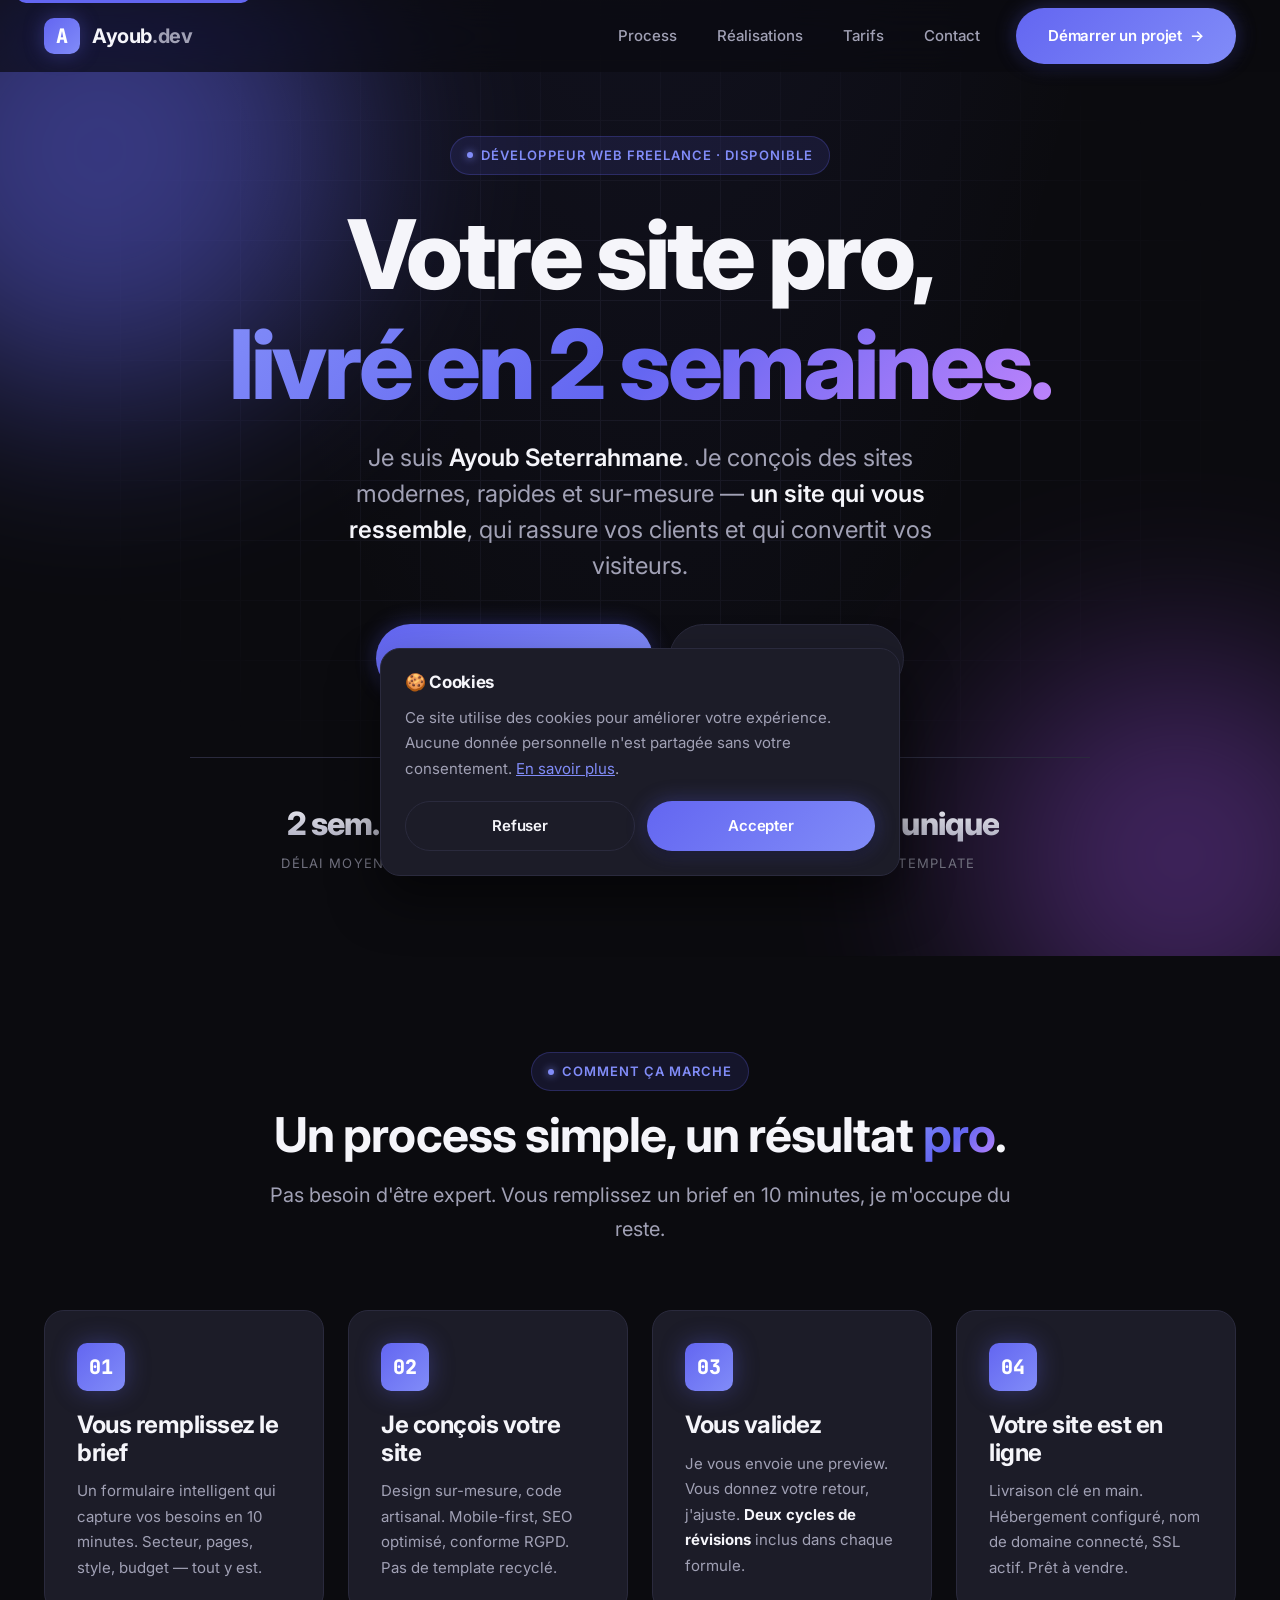
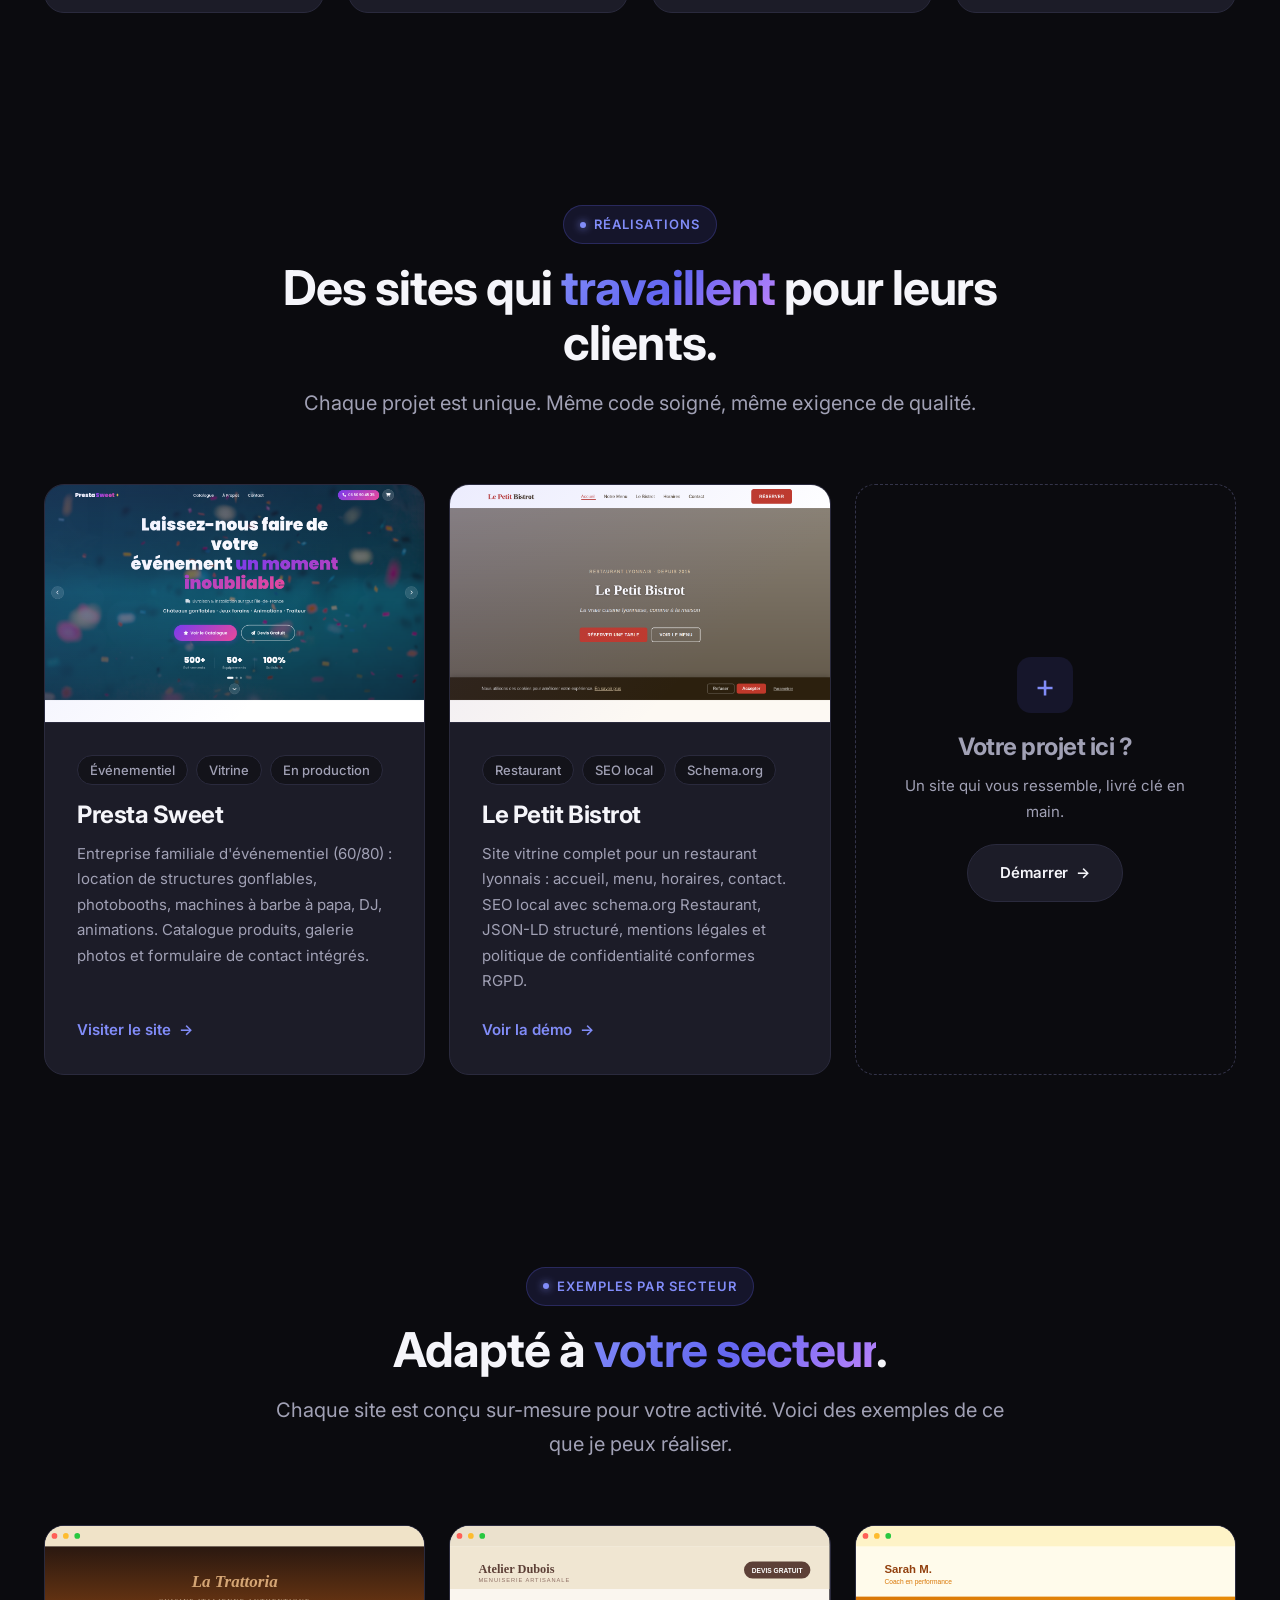
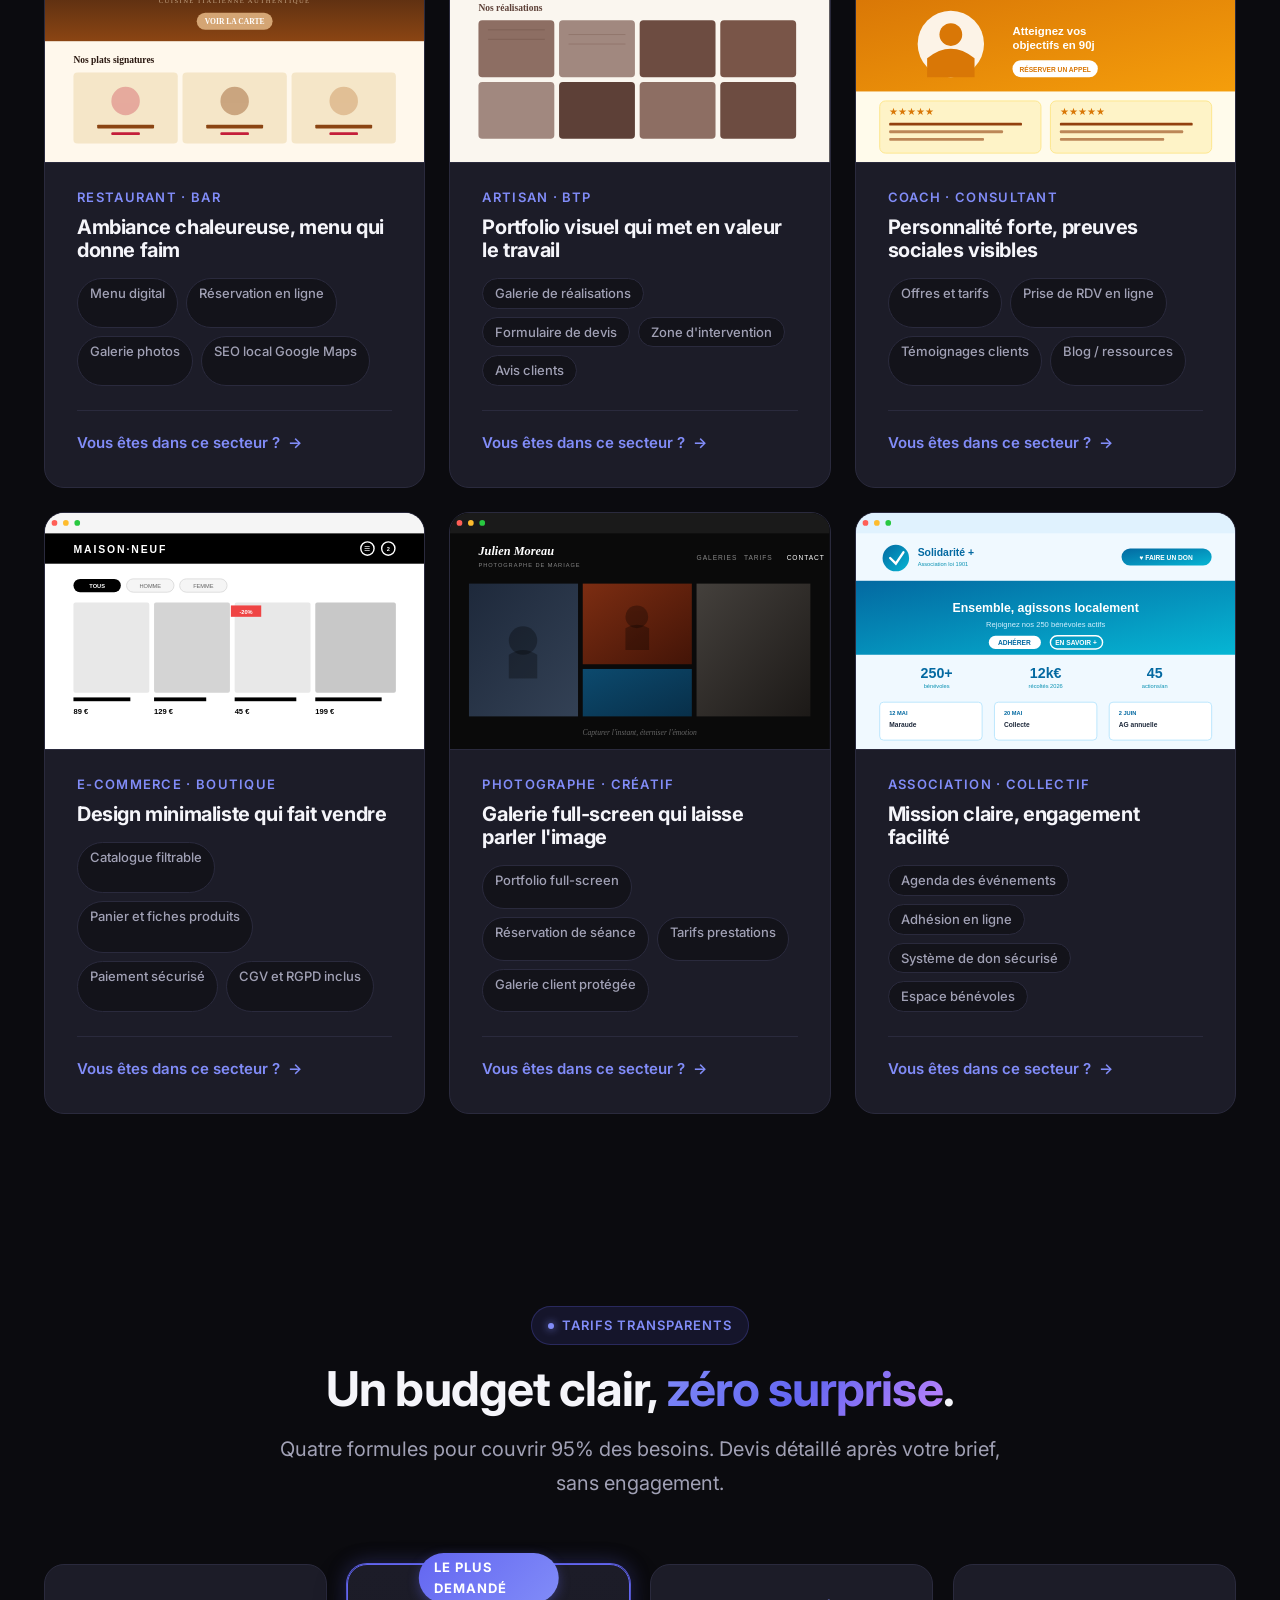
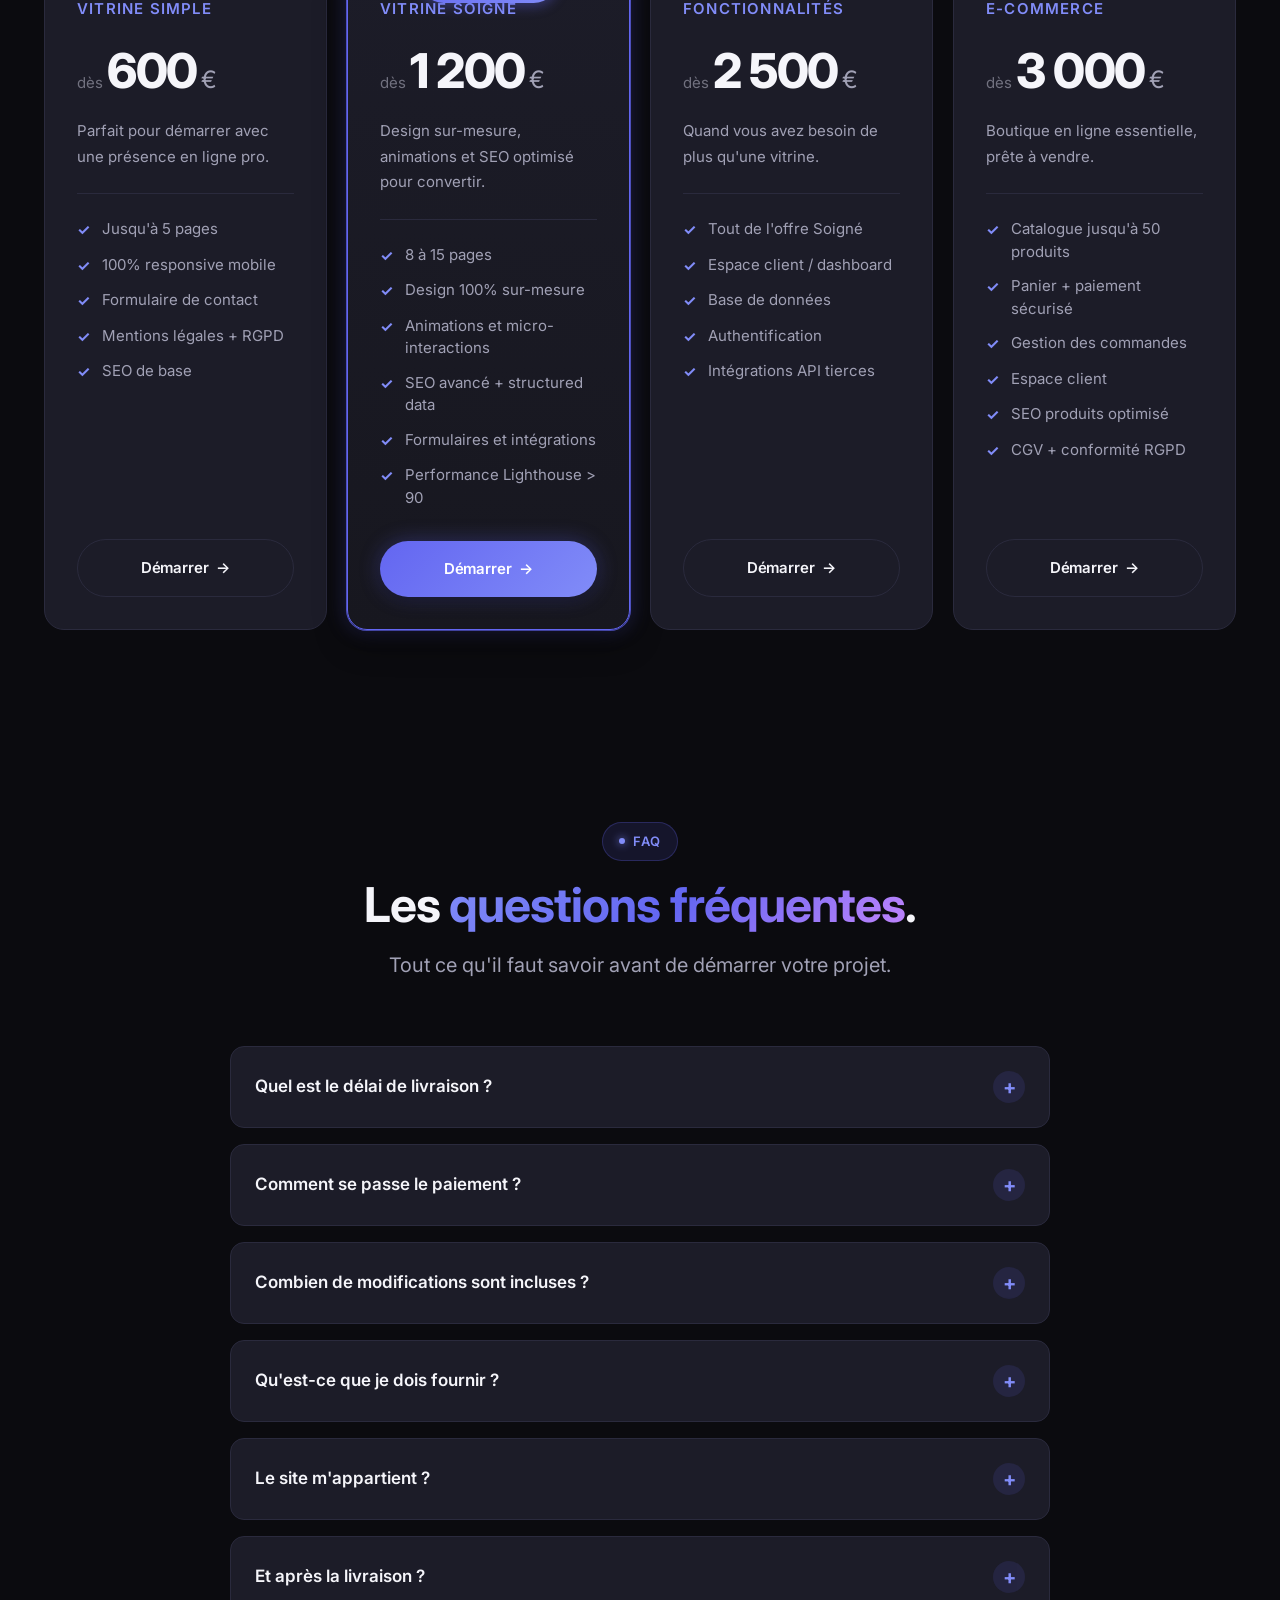
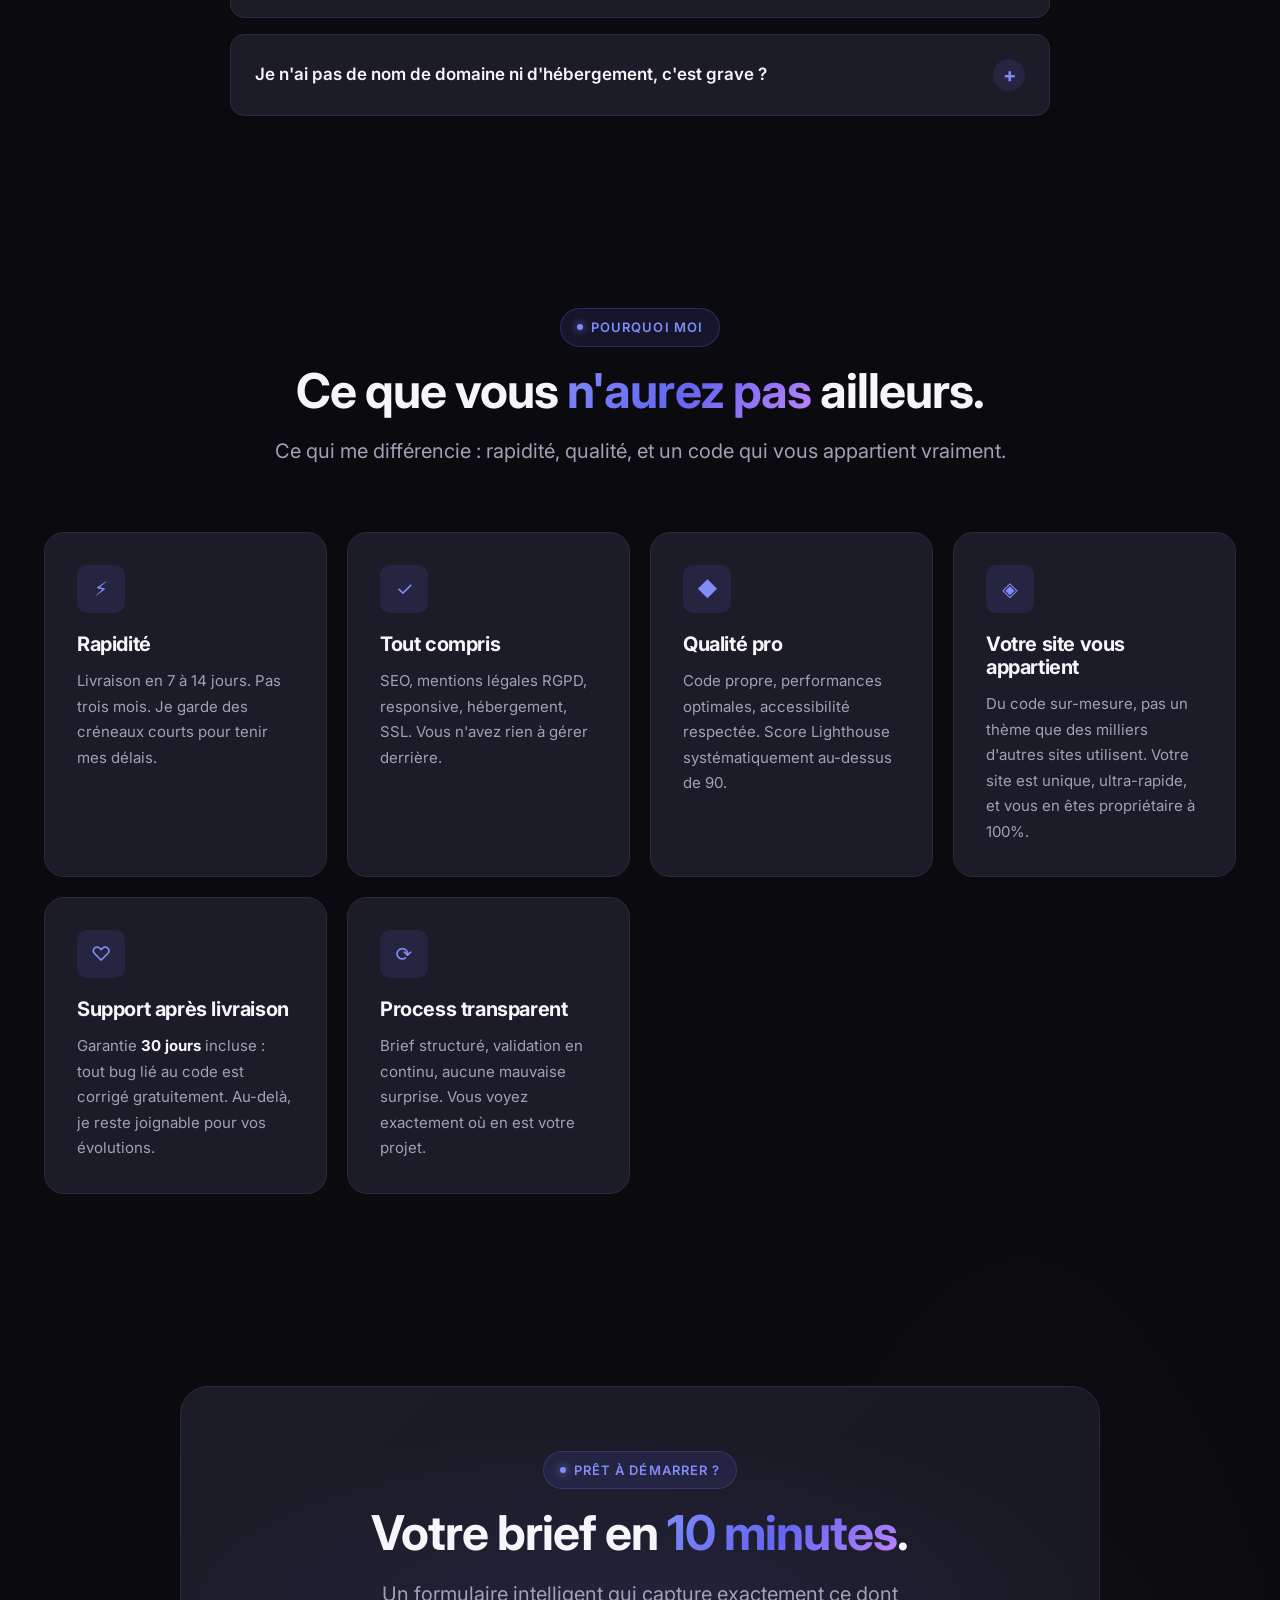
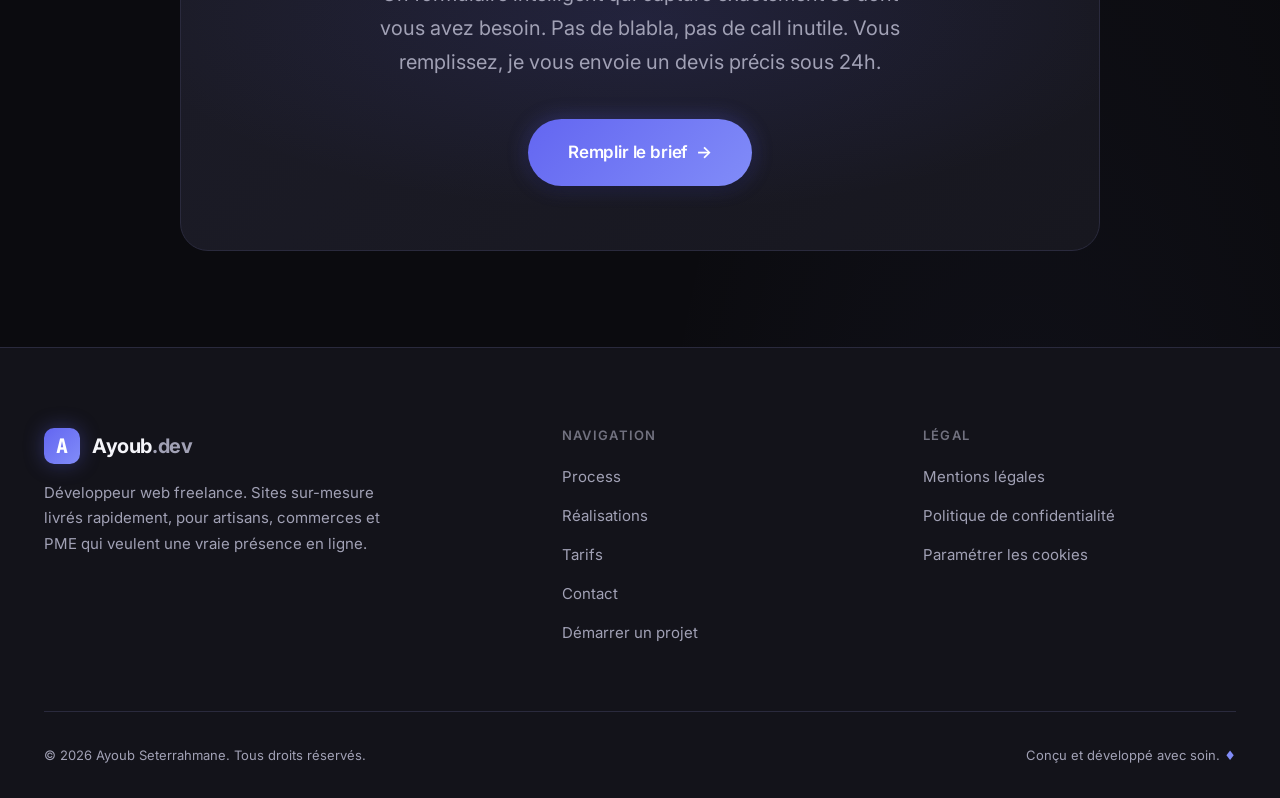
<file: index.html>
<!DOCTYPE html>
<html lang="fr">
<head>
  <meta charset="UTF-8">
  <meta name="viewport" content="width=device-width, initial-scale=1">
  <title>Ayoub Seterrahmane · Développeur Web Freelance · Site pro livré en 7 jours</title>
  <meta name="description" content="Développeur web freelance. Je conçois des sites modernes, rapides et sur-mesure pour artisans, commerces et PME. Brief en 10 min, site livré en 7 jours.">
  <meta name="keywords" content="développeur web freelance, création site internet, site vitrine, site sur-mesure, freelance France">
  <meta name="author" content="Ayoub Seterrahmane">
  <meta name="robots" content="index, follow">
  <meta name="theme-color" content="#6366f1">

  <!-- Open Graph / Social -->
  <meta property="og:type" content="website">
  <meta property="og:title" content="Ayoub Seterrahmane · Développeur Web Freelance">
  <meta property="og:description" content="Votre site pro, conçu sur-mesure et livré en 7 jours. Brief simple, code artisanal, résultat qui convertit.">
  <meta property="og:url" content="https://ayoub-seterrahmane.fr/">
  <meta property="og:image" content="https://ayoub-seterrahmane.fr/assets/images/og-image.png">
  <meta property="og:image:width" content="1200">
  <meta property="og:image:height" content="630">
  <meta property="og:locale" content="fr_FR">
  <meta property="og:site_name" content="Ayoub Seterrahmane">

  <meta name="twitter:card" content="summary_large_image">
  <meta name="twitter:title" content="Ayoub Seterrahmane · Développeur Web Freelance">
  <meta name="twitter:description" content="Votre site pro, conçu sur-mesure et livré en 7 jours.">
  <meta name="twitter:image" content="https://ayoub-seterrahmane.fr/assets/images/og-image.png">

  <link rel="canonical" href="https://ayoub-seterrahmane.fr/">
  <link rel="icon" type="image/svg+xml" href="assets/images/favicon.svg">
  <link rel="manifest" href="manifest.json">
  <link rel="preconnect" href="https://fonts.googleapis.com">
  <link rel="preconnect" href="https://fonts.gstatic.com" crossorigin>
  <link href="https://fonts.googleapis.com/css2?family=Inter:wght@400;500;600;700;800&family=JetBrains+Mono:wght@600;700&display=swap" rel="stylesheet">
  <link rel="stylesheet" href="css/style.css">

  <!-- JSON-LD : Person + ProfessionalService -->
  <script type="application/ld+json">
  {
    "@context": "https://schema.org",
    "@graph": [
      {
        "@type": "Person",
        "@id": "https://ayoub-seterrahmane.fr/#person",
        "name": "Ayoub Seterrahmane",
        "jobTitle": "Développeur Web Freelance",
        "email": "ayoub.seterrahmane@gmail.com",
        "telephone": "+33768854930",
        "url": "https://ayoub-seterrahmane.fr/",
        "knowsAbout": ["Développement web", "HTML", "CSS", "JavaScript", "SEO", "Design web"],
        "workLocation": { "@type": "Country", "name": "France" }
      },
      {
        "@type": "ProfessionalService",
        "@id": "https://ayoub-seterrahmane.fr/#service",
        "name": "Ayoub Seterrahmane — Développement Web Freelance",
        "description": "Création de sites web sur-mesure : vitrines, portfolios, e-commerce. Process rapide via formulaire en ligne, livraison en 7 à 14 jours.",
        "provider": { "@id": "https://ayoub-seterrahmane.fr/#person" },
        "areaServed": "FR",
        "priceRange": "€€",
        "telephone": "+33768854930",
        "email": "ayoub.seterrahmane@gmail.com",
        "url": "https://ayoub-seterrahmane.fr/",
        "serviceType": "Création de sites internet",
        "offers": [
          { "@type": "Offer", "name": "Site Vitrine Simple", "price": "600", "priceCurrency": "EUR" },
          { "@type": "Offer", "name": "Site Vitrine Soigné", "price": "1200", "priceCurrency": "EUR" },
          { "@type": "Offer", "name": "Site avec Fonctionnalités", "price": "2500", "priceCurrency": "EUR" },
          { "@type": "Offer", "name": "E-commerce", "price": "3000", "priceCurrency": "EUR" }
        ]
      }
    ]
  }
  </script>
</head>
<body>
  <a class="skip-link" href="#main">Aller au contenu principal</a>

  <!-- NAVIGATION -->
  <header class="nav" id="nav">
    <div class="nav-container">
      <a href="/" class="nav-logo" aria-label="Ayoub Seterrahmane — Accueil">
        <span class="nav-logo-mark" aria-hidden="true">A</span>
        <span>Ayoub<span style="color: var(--text-muted)">.dev</span></span>
      </a>
      <button class="nav-toggle" id="navToggle" aria-expanded="false" aria-controls="navMenu" aria-label="Ouvrir le menu">
        <span></span><span></span><span></span>
      </button>
      <nav class="nav-menu" id="navMenu" aria-label="Navigation principale">
        <a href="#process" class="nav-link">Process</a>
        <a href="#portfolio" class="nav-link">Réalisations</a>
        <a href="#tarifs" class="nav-link">Tarifs</a>
        <a href="contact.html" class="nav-link">Contact</a>
        <a href="https://formulaireprestation.pages.dev/" class="btn btn-primary nav-cta" target="_blank" rel="noopener">
          Démarrer un projet
          <span class="btn-arrow" aria-hidden="true">→</span>
        </a>
      </nav>
    </div>
  </header>

  <main id="main">
    <!-- HERO -->
    <section class="hero">
      <div class="hero-bg" aria-hidden="true">
        <div class="hero-orb hero-orb-1"></div>
        <div class="hero-orb hero-orb-2"></div>
      </div>
      <div class="container">
        <div class="hero-content">
          <span class="eyebrow reveal">Développeur web freelance · disponible</span>
          <h1 class="reveal reveal-delay-1">
            Votre site pro,<br>
            <span class="gradient-text">livré en 2 semaines.</span>
          </h1>
          <p class="hero-tagline reveal reveal-delay-2">
            Je suis <strong>Ayoub Seterrahmane</strong>. Je conçois des sites modernes, rapides et sur-mesure — <strong>un site qui vous ressemble</strong>, qui rassure vos clients et qui convertit vos visiteurs.
          </p>
          <div class="hero-cta-group reveal reveal-delay-3">
            <a href="https://formulaireprestation.pages.dev/" class="btn btn-primary btn-lg" target="_blank" rel="noopener">
              Démarrer votre projet
              <span class="btn-arrow" aria-hidden="true">→</span>
            </a>
            <a href="#portfolio" class="btn btn-secondary btn-lg">
              Voir les réalisations
            </a>
          </div>
          <div class="hero-stats reveal reveal-delay-4">
            <div class="hero-stat">
              <span class="hero-stat-value">2 sem.</span>
              <span class="hero-stat-label">Délai moyen</span>
            </div>
            <div class="hero-stat">
              <span class="hero-stat-value">100%</span>
              <span class="hero-stat-label">Sur-mesure</span>
            </div>
            <div class="hero-stat">
              <span class="hero-stat-value">&lt; 2s</span>
              <span class="hero-stat-label">Temps de chargement</span>
            </div>
            <div class="hero-stat">
              <span class="hero-stat-value">100% unique</span>
              <span class="hero-stat-label">Aucun template</span>
            </div>
          </div>
        </div>
      </div>
    </section>

    <!-- PROCESS -->
    <section class="section" id="process">
      <div class="container">
        <div class="section-header reveal">
          <span class="eyebrow">Comment ça marche</span>
          <h2>Un process simple, un résultat <span class="gradient-text">pro</span>.</h2>
          <p>Pas besoin d'être expert. Vous remplissez un brief en 10 minutes, je m'occupe du reste.</p>
        </div>

        <div class="process-grid">
          <article class="process-card reveal">
            <div class="process-number">01</div>
            <h3>Vous remplissez le brief</h3>
            <p>Un formulaire intelligent qui capture vos besoins en 10 minutes. Secteur, pages, style, budget — tout y est.</p>
          </article>

          <article class="process-card reveal reveal-delay-1">
            <div class="process-number">02</div>
            <h3>Je conçois votre site</h3>
            <p>Design sur-mesure, code artisanal. Mobile-first, SEO optimisé, conforme RGPD. Pas de template recyclé.</p>
          </article>

          <article class="process-card reveal reveal-delay-2">
            <div class="process-number">03</div>
            <h3>Vous validez</h3>
            <p>Je vous envoie une preview. Vous donnez votre retour, j'ajuste. <strong style="color: var(--text);">Deux cycles de révisions</strong> inclus dans chaque formule.</p>
          </article>

          <article class="process-card reveal reveal-delay-3">
            <div class="process-number">04</div>
            <h3>Votre site est en ligne</h3>
            <p>Livraison clé en main. Hébergement configuré, nom de domaine connecté, SSL actif. Prêt à vendre.</p>
          </article>
        </div>
      </div>
    </section>

    <!-- PORTFOLIO -->
    <section class="section" id="portfolio">
      <div class="container">
        <div class="section-header reveal">
          <span class="eyebrow">Réalisations</span>
          <h2>Des sites qui <span class="gradient-text">travaillent</span> pour leurs clients.</h2>
          <p>Chaque projet est unique. Même code soigné, même exigence de qualité.</p>
        </div>

        <div class="portfolio-grid">
          <!-- Presta Sweet -->
          <article class="project-card reveal">
            <div class="project-image">
              <img src="assets/images/presta-sweet.png" alt="Capture d'écran du site Presta Sweet, entreprise d'événementiel dans l'Oise et la Somme" loading="lazy" width="1440" height="900">
            </div>
            <div class="project-content">
              <div class="project-tags">
                <span class="project-tag">Événementiel</span>
                <span class="project-tag">Vitrine</span>
                <span class="project-tag">En production</span>
              </div>
              <h3>Presta Sweet</h3>
              <p>Entreprise familiale d'événementiel (60/80) : location de structures gonflables, photobooths, machines à barbe à papa, DJ, animations. Catalogue produits, galerie photos et formulaire de contact intégrés.</p>
              <a href="https://presta-sweet.fr" class="project-link" target="_blank" rel="noopener">
                Visiter le site <span aria-hidden="true">→</span>
              </a>
            </div>
          </article>

          <!-- Le Petit Bistrot -->
          <article class="project-card reveal reveal-delay-1">
            <div class="project-image">
              <img src="assets/images/petit-bistrot.png" alt="Capture d'écran du site Le Petit Bistrot, restaurant lyonnais fictif" loading="lazy" width="1440" height="900">
            </div>
            <div class="project-content">
              <div class="project-tags">
                <span class="project-tag">Restaurant</span>
                <span class="project-tag">SEO local</span>
                <span class="project-tag">Schema.org</span>
              </div>
              <h3>Le Petit Bistrot</h3>
              <p>Site vitrine complet pour un restaurant lyonnais : accueil, menu, horaires, contact. SEO local avec schema.org Restaurant, JSON-LD structuré, mentions légales et politique de confidentialité conformes RGPD.</p>
              <span class="project-link">
                Voir la démo <span aria-hidden="true">→</span>
              </span>
            </div>
          </article>

          <!-- Placeholder 1 -->
          <article class="project-card project-placeholder reveal reveal-delay-2">
            <div>
              <div class="project-placeholder-icon" aria-hidden="true">+</div>
              <h3>Votre projet ici ?</h3>
              <p>Un site qui vous ressemble, livré clé en main.</p>
              <a href="https://formulaireprestation.pages.dev/" class="btn btn-secondary" target="_blank" rel="noopener">
                Démarrer
                <span class="btn-arrow" aria-hidden="true">→</span>
              </a>
            </div>
          </article>
        </div>
      </div>
    </section>

    <!-- DEMOS SECTORIELLES -->
    <section class="section" id="demos">
      <div class="container">
        <div class="section-header reveal">
          <span class="eyebrow">Exemples par secteur</span>
          <h2>Adapté à <span class="gradient-text">votre secteur</span>.</h2>
          <p>Chaque site est conçu sur-mesure pour votre activité. Voici des exemples de ce que je peux réaliser.</p>
        </div>

        <div class="demos-grid">
          <!-- Restaurant -->
          <article class="demo-card reveal">
            <div class="demo-mockup" aria-hidden="true">
              <svg viewBox="0 0 400 250" xmlns="http://www.w3.org/2000/svg" preserveAspectRatio="xMidYMid slice">
                <defs>
                  <linearGradient id="resto-hero" x1="0%" y1="0%" x2="0%" y2="100%">
                    <stop offset="0%" stop-color="#2a1810"/>
                    <stop offset="100%" stop-color="#8b4513"/>
                  </linearGradient>
                </defs>
                <rect width="400" height="250" fill="#fff8ec"/>
                <rect x="0" y="0" width="400" height="22" fill="#f0e3c8"/>
                <circle cx="10" cy="11" r="3" fill="#ff5f57"/>
                <circle cx="22" cy="11" r="3" fill="#febc2e"/>
                <circle cx="34" cy="11" r="3" fill="#28c840"/>
                <rect x="0" y="22" width="400" height="100" fill="url(#resto-hero)"/>
                <text x="200" y="65" text-anchor="middle" font-family="Georgia, serif" font-size="18" font-style="italic" font-weight="bold" fill="#d4a574">La Trattoria</text>
                <text x="200" y="82" text-anchor="middle" font-family="serif" font-size="7" fill="#c4a484" letter-spacing="1.5">CUISINE ITALIENNE AUTHENTIQUE</text>
                <rect x="160" y="92" width="80" height="18" rx="9" fill="#d4a574"/>
                <text x="200" y="104" text-anchor="middle" font-family="serif" font-size="8" font-weight="bold" fill="white">VOIR LA CARTE</text>
                <text x="30" y="145" font-family="Georgia, serif" font-size="10" font-weight="bold" fill="#2a1810">Nos plats signatures</text>
                <rect x="30" y="155" width="110" height="75" rx="4" fill="#f5e6c8"/>
                <rect x="145" y="155" width="110" height="75" rx="4" fill="#f5e6c8"/>
                <rect x="260" y="155" width="110" height="75" rx="4" fill="#f5e6c8"/>
                <circle cx="85" cy="185" r="15" fill="#c41e3a" opacity="0.3"/>
                <circle cx="200" cy="185" r="15" fill="#8b4513" opacity="0.4"/>
                <circle cx="315" cy="185" r="15" fill="#d4a574" opacity="0.6"/>
                <rect x="55" y="210" width="60" height="4" rx="1" fill="#8b4513"/>
                <rect x="170" y="210" width="60" height="4" rx="1" fill="#8b4513"/>
                <rect x="285" y="210" width="60" height="4" rx="1" fill="#8b4513"/>
                <rect x="70" y="218" width="30" height="3" rx="1" fill="#c41e3a"/>
                <rect x="185" y="218" width="30" height="3" rx="1" fill="#c41e3a"/>
                <rect x="300" y="218" width="30" height="3" rx="1" fill="#c41e3a"/>
              </svg>
            </div>
            <div class="demo-content">
              <div class="demo-sector">Restaurant · Bar</div>
              <h3>Ambiance chaleureuse, menu qui donne faim</h3>
              <ul class="demo-features">
                <li>Menu digital</li>
                <li>Réservation en ligne</li>
                <li>Galerie photos</li>
                <li>SEO local Google Maps</li>
              </ul>
              <a href="https://formulaireprestation.pages.dev/" class="demo-cta" target="_blank" rel="noopener">
                Vous êtes dans ce secteur ? <span aria-hidden="true">→</span>
              </a>
            </div>
          </article>

          <!-- Artisan -->
          <article class="demo-card reveal reveal-delay-1">
            <div class="demo-mockup" aria-hidden="true">
              <svg viewBox="0 0 400 250" xmlns="http://www.w3.org/2000/svg" preserveAspectRatio="xMidYMid slice">
                <rect width="400" height="250" fill="#faf6ef"/>
                <rect x="0" y="0" width="400" height="22" fill="#ebe1cd"/>
                <circle cx="10" cy="11" r="3" fill="#ff5f57"/>
                <circle cx="22" cy="11" r="3" fill="#febc2e"/>
                <circle cx="34" cy="11" r="3" fill="#28c840"/>
                <rect x="0" y="22" width="400" height="45" fill="#f0e6d2"/>
                <text x="30" y="50" font-family="Georgia, serif" font-size="13" font-weight="bold" fill="#5d4037">Atelier Dubois</text>
                <text x="30" y="60" font-family="sans-serif" font-size="6" fill="#8d6e63" letter-spacing="1">MENUISERIE ARTISANALE</text>
                <rect x="310" y="38" width="70" height="18" rx="9" fill="#5d4037"/>
                <text x="345" y="50" text-anchor="middle" font-family="sans-serif" font-size="7" font-weight="bold" fill="white">DEVIS GRATUIT</text>
                <!-- Portfolio grid -->
                <text x="30" y="90" font-family="Georgia, serif" font-size="10" font-weight="bold" fill="#5d4037">Nos réalisations</text>
                <rect x="30" y="100" width="80" height="60" rx="4" fill="#8d6e63"/>
                <rect x="115" y="100" width="80" height="60" rx="4" fill="#a1887f"/>
                <rect x="200" y="100" width="80" height="60" rx="4" fill="#6d4c41"/>
                <rect x="285" y="100" width="80" height="60" rx="4" fill="#795548"/>
                <rect x="30" y="165" width="80" height="60" rx="4" fill="#a1887f"/>
                <rect x="115" y="165" width="80" height="60" rx="4" fill="#5d4037"/>
                <rect x="200" y="165" width="80" height="60" rx="4" fill="#8d6e63"/>
                <rect x="285" y="165" width="80" height="60" rx="4" fill="#6d4c41"/>
                <!-- Motif bois -->
                <line x1="40" y1="110" x2="100" y2="110" stroke="#5d4037" stroke-width="1" opacity="0.3"/>
                <line x1="40" y1="120" x2="100" y2="120" stroke="#5d4037" stroke-width="1" opacity="0.3"/>
                <line x1="125" y1="115" x2="185" y2="115" stroke="#6d4c41" stroke-width="1" opacity="0.3"/>
                <line x1="125" y1="125" x2="185" y2="125" stroke="#6d4c41" stroke-width="1" opacity="0.3"/>
              </svg>
            </div>
            <div class="demo-content">
              <div class="demo-sector">Artisan · BTP</div>
              <h3>Portfolio visuel qui met en valeur le travail</h3>
              <ul class="demo-features">
                <li>Galerie de réalisations</li>
                <li>Formulaire de devis</li>
                <li>Zone d'intervention</li>
                <li>Avis clients</li>
              </ul>
              <a href="https://formulaireprestation.pages.dev/" class="demo-cta" target="_blank" rel="noopener">
                Vous êtes dans ce secteur ? <span aria-hidden="true">→</span>
              </a>
            </div>
          </article>

          <!-- Coach -->
          <article class="demo-card reveal reveal-delay-2">
            <div class="demo-mockup" aria-hidden="true">
              <svg viewBox="0 0 400 250" xmlns="http://www.w3.org/2000/svg" preserveAspectRatio="xMidYMid slice">
                <defs>
                  <linearGradient id="coach-hero" x1="0%" y1="0%" x2="100%" y2="100%">
                    <stop offset="0%" stop-color="#d97706"/>
                    <stop offset="100%" stop-color="#f59e0b"/>
                  </linearGradient>
                </defs>
                <rect width="400" height="250" fill="#fffbeb"/>
                <rect x="0" y="0" width="400" height="22" fill="#fef3c7"/>
                <circle cx="10" cy="11" r="3" fill="#ff5f57"/>
                <circle cx="22" cy="11" r="3" fill="#febc2e"/>
                <circle cx="34" cy="11" r="3" fill="#28c840"/>
                <!-- Header -->
                <text x="30" y="50" font-family="sans-serif" font-size="12" font-weight="bold" fill="#92400e">Sarah M.</text>
                <text x="30" y="62" font-family="sans-serif" font-size="7" fill="#d97706">Coach en performance</text>
                <!-- Hero with portrait placeholder + text -->
                <rect x="0" y="75" width="400" height="100" fill="url(#coach-hero)"/>
                <circle cx="100" cy="125" r="35" fill="white" opacity="0.9"/>
                <circle cx="100" cy="115" r="12" fill="#d97706"/>
                <path d="M 75 140 Q 100 120 125 140 L 125 160 L 75 160 Z" fill="#d97706"/>
                <text x="165" y="115" font-family="sans-serif" font-size="12" font-weight="bold" fill="white">Atteignez vos</text>
                <text x="165" y="130" font-family="sans-serif" font-size="12" font-weight="bold" fill="white">objectifs en 90j</text>
                <rect x="165" y="142" width="90" height="18" rx="9" fill="white"/>
                <text x="210" y="154" text-anchor="middle" font-family="sans-serif" font-size="7" font-weight="bold" fill="#d97706">RÉSERVER UN APPEL</text>
                <!-- Témoignages -->
                <rect x="25" y="185" width="170" height="55" rx="6" fill="#fef3c7" stroke="#fde68a"/>
                <rect x="205" y="185" width="170" height="55" rx="6" fill="#fef3c7" stroke="#fde68a"/>
                <text x="35" y="200" font-family="serif" font-size="11" fill="#d97706">★★★★★</text>
                <text x="215" y="200" font-family="serif" font-size="11" fill="#d97706">★★★★★</text>
                <rect x="35" y="208" width="140" height="3" rx="1" fill="#92400e"/>
                <rect x="35" y="216" width="120" height="3" rx="1" fill="#92400e" opacity="0.6"/>
                <rect x="35" y="224" width="100" height="3" rx="1" fill="#92400e" opacity="0.6"/>
                <rect x="215" y="208" width="140" height="3" rx="1" fill="#92400e"/>
                <rect x="215" y="216" width="130" height="3" rx="1" fill="#92400e" opacity="0.6"/>
                <rect x="215" y="224" width="110" height="3" rx="1" fill="#92400e" opacity="0.6"/>
              </svg>
            </div>
            <div class="demo-content">
              <div class="demo-sector">Coach · Consultant</div>
              <h3>Personnalité forte, preuves sociales visibles</h3>
              <ul class="demo-features">
                <li>Offres et tarifs</li>
                <li>Prise de RDV en ligne</li>
                <li>Témoignages clients</li>
                <li>Blog / ressources</li>
              </ul>
              <a href="https://formulaireprestation.pages.dev/" class="demo-cta" target="_blank" rel="noopener">
                Vous êtes dans ce secteur ? <span aria-hidden="true">→</span>
              </a>
            </div>
          </article>

          <!-- E-commerce -->
          <article class="demo-card reveal">
            <div class="demo-mockup" aria-hidden="true">
              <svg viewBox="0 0 400 250" xmlns="http://www.w3.org/2000/svg" preserveAspectRatio="xMidYMid slice">
                <rect width="400" height="250" fill="#ffffff"/>
                <rect x="0" y="0" width="400" height="22" fill="#f5f5f5"/>
                <circle cx="10" cy="11" r="3" fill="#ff5f57"/>
                <circle cx="22" cy="11" r="3" fill="#febc2e"/>
                <circle cx="34" cy="11" r="3" fill="#28c840"/>
                <!-- Header minimaliste -->
                <rect x="0" y="22" width="400" height="32" fill="#000000"/>
                <text x="30" y="43" font-family="sans-serif" font-size="11" font-weight="800" fill="white" letter-spacing="2">MAISON·NEUF</text>
                <circle cx="340" cy="38" r="7" fill="none" stroke="white" stroke-width="1.5"/>
                <circle cx="362" cy="38" r="7" fill="none" stroke="white" stroke-width="1.5"/>
                <text x="362" y="41" text-anchor="middle" font-family="sans-serif" font-size="6" font-weight="bold" fill="white">2</text>
                <text x="340" y="41" text-anchor="middle" font-family="sans-serif" font-size="7" fill="white">☰</text>
                <!-- Filtres -->
                <rect x="30" y="70" width="50" height="14" rx="7" fill="#000" />
                <text x="55" y="80" text-anchor="middle" font-family="sans-serif" font-size="6" font-weight="bold" fill="white">TOUS</text>
                <rect x="86" y="70" width="50" height="14" rx="7" fill="#f5f5f5" stroke="#ddd"/>
                <text x="111" y="80" text-anchor="middle" font-family="sans-serif" font-size="6" fill="#666">HOMME</text>
                <rect x="142" y="70" width="50" height="14" rx="7" fill="#f5f5f5" stroke="#ddd"/>
                <text x="167" y="80" text-anchor="middle" font-family="sans-serif" font-size="6" fill="#666">FEMME</text>
                <!-- Product grid -->
                <rect x="30" y="95" width="80" height="95" rx="2" fill="#e8e8e8"/>
                <rect x="115" y="95" width="80" height="95" rx="2" fill="#d4d4d4"/>
                <rect x="200" y="95" width="80" height="95" rx="2" fill="#e8e8e8"/>
                <rect x="285" y="95" width="85" height="95" rx="2" fill="#c8c8c8"/>
                <!-- Product info -->
                <rect x="30" y="195" width="60" height="4" fill="#000"/>
                <text x="30" y="212" font-family="sans-serif" font-size="8" font-weight="700" fill="#000">89 €</text>
                <rect x="115" y="195" width="55" height="4" fill="#000"/>
                <text x="115" y="212" font-family="sans-serif" font-size="8" font-weight="700" fill="#000">129 €</text>
                <rect x="200" y="195" width="65" height="4" fill="#000"/>
                <text x="200" y="212" font-family="sans-serif" font-size="8" font-weight="700" fill="#000">45 €</text>
                <rect x="285" y="195" width="70" height="4" fill="#000"/>
                <text x="285" y="212" font-family="sans-serif" font-size="8" font-weight="700" fill="#000">199 €</text>
                <!-- Badge promo -->
                <rect x="196" y="98" width="32" height="12" fill="#ef4444"/>
                <text x="212" y="107" text-anchor="middle" font-family="sans-serif" font-size="6" font-weight="800" fill="white">-20%</text>
              </svg>
            </div>
            <div class="demo-content">
              <div class="demo-sector">E-commerce · Boutique</div>
              <h3>Design minimaliste qui fait vendre</h3>
              <ul class="demo-features">
                <li>Catalogue filtrable</li>
                <li>Panier et fiches produits</li>
                <li>Paiement sécurisé</li>
                <li>CGV et RGPD inclus</li>
              </ul>
              <a href="https://formulaireprestation.pages.dev/" class="demo-cta" target="_blank" rel="noopener">
                Vous êtes dans ce secteur ? <span aria-hidden="true">→</span>
              </a>
            </div>
          </article>

          <!-- Photographe -->
          <article class="demo-card reveal reveal-delay-1">
            <div class="demo-mockup" aria-hidden="true">
              <svg viewBox="0 0 400 250" xmlns="http://www.w3.org/2000/svg" preserveAspectRatio="xMidYMid slice">
                <defs>
                  <linearGradient id="photo-1" x1="0%" y1="0%" x2="100%" y2="100%">
                    <stop offset="0%" stop-color="#1e293b"/>
                    <stop offset="100%" stop-color="#334155"/>
                  </linearGradient>
                  <linearGradient id="photo-2" x1="0%" y1="0%" x2="100%" y2="100%">
                    <stop offset="0%" stop-color="#7c2d12"/>
                    <stop offset="100%" stop-color="#431407"/>
                  </linearGradient>
                  <linearGradient id="photo-3" x1="0%" y1="0%" x2="100%" y2="100%">
                    <stop offset="0%" stop-color="#0c4a6e"/>
                    <stop offset="100%" stop-color="#082f49"/>
                  </linearGradient>
                  <linearGradient id="photo-4" x1="0%" y1="0%" x2="100%" y2="100%">
                    <stop offset="0%" stop-color="#44403c"/>
                    <stop offset="100%" stop-color="#1c1917"/>
                  </linearGradient>
                </defs>
                <rect width="400" height="250" fill="#0a0a0a"/>
                <rect x="0" y="0" width="400" height="22" fill="#1a1a1a"/>
                <circle cx="10" cy="11" r="3" fill="#ff5f57"/>
                <circle cx="22" cy="11" r="3" fill="#febc2e"/>
                <circle cx="34" cy="11" r="3" fill="#28c840"/>
                <!-- Nav -->
                <text x="30" y="45" font-family="serif" font-size="13" font-style="italic" font-weight="bold" fill="white">Julien Moreau</text>
                <text x="30" y="57" font-family="sans-serif" font-size="6" fill="#888" letter-spacing="1">PHOTOGRAPHE DE MARIAGE</text>
                <text x="260" y="50" font-family="sans-serif" font-size="7" fill="#888" letter-spacing="1">GALERIES</text>
                <text x="310" y="50" font-family="sans-serif" font-size="7" fill="#888" letter-spacing="1">TARIFS</text>
                <text x="355" y="50" font-family="sans-serif" font-size="7" fill="white" letter-spacing="1">CONTACT</text>
                <!-- Portfolio grid épuré -->
                <rect x="20" y="75" width="115" height="140" fill="url(#photo-1)"/>
                <rect x="140" y="75" width="115" height="85" fill="url(#photo-2)"/>
                <rect x="140" y="165" width="115" height="50" fill="url(#photo-3)"/>
                <rect x="260" y="75" width="120" height="140" fill="url(#photo-4)"/>
                <!-- Silhouettes pour donner vie -->
                <circle cx="77" cy="135" r="15" fill="#000" opacity="0.3"/>
                <path d="M 62 150 Q 77 140 92 150 L 92 175 L 62 175 Z" fill="#000" opacity="0.3"/>
                <circle cx="197" cy="110" r="12" fill="#000" opacity="0.3"/>
                <path d="M 185 122 Q 197 115 210 122 L 210 145 L 185 145 Z" fill="#000" opacity="0.3"/>
                <!-- Footer -->
                <text x="200" y="235" text-anchor="middle" font-family="serif" font-size="8" font-style="italic" fill="#666">Capturer l'instant, éterniser l'émotion</text>
              </svg>
            </div>
            <div class="demo-content">
              <div class="demo-sector">Photographe · Créatif</div>
              <h3>Galerie full-screen qui laisse parler l'image</h3>
              <ul class="demo-features">
                <li>Portfolio full-screen</li>
                <li>Réservation de séance</li>
                <li>Tarifs prestations</li>
                <li>Galerie client protégée</li>
              </ul>
              <a href="https://formulaireprestation.pages.dev/" class="demo-cta" target="_blank" rel="noopener">
                Vous êtes dans ce secteur ? <span aria-hidden="true">→</span>
              </a>
            </div>
          </article>

          <!-- Association -->
          <article class="demo-card reveal reveal-delay-2">
            <div class="demo-mockup" aria-hidden="true">
              <svg viewBox="0 0 400 250" xmlns="http://www.w3.org/2000/svg" preserveAspectRatio="xMidYMid slice">
                <defs>
                  <linearGradient id="asso-hero" x1="0%" y1="0%" x2="100%" y2="100%">
                    <stop offset="0%" stop-color="#0369a1"/>
                    <stop offset="100%" stop-color="#06b6d4"/>
                  </linearGradient>
                </defs>
                <rect width="400" height="250" fill="#f0f9ff"/>
                <rect x="0" y="0" width="400" height="22" fill="#e0f2fe"/>
                <circle cx="10" cy="11" r="3" fill="#ff5f57"/>
                <circle cx="22" cy="11" r="3" fill="#febc2e"/>
                <circle cx="34" cy="11" r="3" fill="#28c840"/>
                <!-- Header -->
                <circle cx="42" cy="48" r="14" fill="url(#asso-hero)"/>
                <path d="M 36 48 L 42 54 L 50 42" stroke="white" stroke-width="2.5" fill="none" stroke-linecap="round"/>
                <text x="65" y="46" font-family="sans-serif" font-size="11" font-weight="bold" fill="#0369a1">Solidarité +</text>
                <text x="65" y="56" font-family="sans-serif" font-size="6" fill="#0891b2">Association loi 1901</text>
                <rect x="280" y="38" width="95" height="18" rx="9" fill="url(#asso-hero)"/>
                <text x="327" y="50" text-anchor="middle" font-family="sans-serif" font-size="7" font-weight="bold" fill="white">♥ FAIRE UN DON</text>
                <!-- Hero -->
                <rect x="0" y="72" width="400" height="78" fill="url(#asso-hero)"/>
                <text x="200" y="105" text-anchor="middle" font-family="sans-serif" font-size="13" font-weight="bold" fill="white">Ensemble, agissons localement</text>
                <text x="200" y="121" text-anchor="middle" font-family="sans-serif" font-size="8" fill="#d4f0ff">Rejoignez nos 250 bénévoles actifs</text>
                <rect x="140" y="130" width="55" height="14" rx="7" fill="white"/>
                <text x="167" y="140" text-anchor="middle" font-family="sans-serif" font-size="7" font-weight="bold" fill="#0369a1">ADHÉRER</text>
                <rect x="205" y="130" width="55" height="14" rx="7" fill="none" stroke="white" stroke-width="1.5"/>
                <text x="232" y="140" text-anchor="middle" font-family="sans-serif" font-size="7" font-weight="bold" fill="white">EN SAVOIR +</text>
                <!-- Chiffres clés -->
                <text x="85" y="175" text-anchor="middle" font-family="sans-serif" font-size="15" font-weight="800" fill="#0369a1">250+</text>
                <text x="85" y="185" text-anchor="middle" font-family="sans-serif" font-size="6" fill="#0891b2">bénévoles</text>
                <text x="200" y="175" text-anchor="middle" font-family="sans-serif" font-size="15" font-weight="800" fill="#0369a1">12k€</text>
                <text x="200" y="185" text-anchor="middle" font-family="sans-serif" font-size="6" fill="#0891b2">récoltés 2026</text>
                <text x="315" y="175" text-anchor="middle" font-family="sans-serif" font-size="15" font-weight="800" fill="#0369a1">45</text>
                <text x="315" y="185" text-anchor="middle" font-family="sans-serif" font-size="6" fill="#0891b2">actions/an</text>
                <!-- Événements -->
                <rect x="25" y="200" width="108" height="40" rx="4" fill="white" stroke="#bae6fd"/>
                <rect x="146" y="200" width="108" height="40" rx="4" fill="white" stroke="#bae6fd"/>
                <rect x="267" y="200" width="108" height="40" rx="4" fill="white" stroke="#bae6fd"/>
                <text x="35" y="214" font-family="sans-serif" font-size="6" font-weight="bold" fill="#0369a1">12 MAI</text>
                <text x="35" y="226" font-family="sans-serif" font-size="7" font-weight="bold" fill="#1e293b">Maraude</text>
                <text x="156" y="214" font-family="sans-serif" font-size="6" font-weight="bold" fill="#0369a1">20 MAI</text>
                <text x="156" y="226" font-family="sans-serif" font-size="7" font-weight="bold" fill="#1e293b">Collecte</text>
                <text x="277" y="214" font-family="sans-serif" font-size="6" font-weight="bold" fill="#0369a1">2 JUIN</text>
                <text x="277" y="226" font-family="sans-serif" font-size="7" font-weight="bold" fill="#1e293b">AG annuelle</text>
              </svg>
            </div>
            <div class="demo-content">
              <div class="demo-sector">Association · Collectif</div>
              <h3>Mission claire, engagement facilité</h3>
              <ul class="demo-features">
                <li>Agenda des événements</li>
                <li>Adhésion en ligne</li>
                <li>Système de don sécurisé</li>
                <li>Espace bénévoles</li>
              </ul>
              <a href="https://formulaireprestation.pages.dev/" class="demo-cta" target="_blank" rel="noopener">
                Vous êtes dans ce secteur ? <span aria-hidden="true">→</span>
              </a>
            </div>
          </article>
        </div>
      </div>
    </section>

    <!-- TARIFS -->
    <section class="section" id="tarifs">
      <div class="container">
        <div class="section-header reveal">
          <span class="eyebrow">Tarifs transparents</span>
          <h2>Un budget clair, <span class="gradient-text">zéro surprise</span>.</h2>
          <p>Quatre formules pour couvrir 95% des besoins. Devis détaillé après votre brief, sans engagement.</p>
        </div>

        <div class="pricing-grid">
          <article class="pricing-card reveal">
            <div class="pricing-name">Vitrine Simple</div>
            <div class="pricing-price">
              <span class="pricing-from">dès</span>
              <span class="pricing-amount">600</span>
              <span class="pricing-currency">€</span>
            </div>
            <p class="pricing-desc">Parfait pour démarrer avec une présence en ligne pro.</p>
            <ul class="pricing-features">
              <li>Jusqu'à 5 pages</li>
              <li>100% responsive mobile</li>
              <li>Formulaire de contact</li>
              <li>Mentions légales + RGPD</li>
              <li>SEO de base</li>
            </ul>
            <a href="https://formulaireprestation.pages.dev/" class="btn btn-ghost" target="_blank" rel="noopener">
              Démarrer
              <span class="btn-arrow" aria-hidden="true">→</span>
            </a>
          </article>

          <article class="pricing-card featured reveal reveal-delay-1">
            <span class="pricing-badge">Le plus demandé</span>
            <div class="pricing-name">Vitrine Soigné</div>
            <div class="pricing-price">
              <span class="pricing-from">dès</span>
              <span class="pricing-amount">1 200</span>
              <span class="pricing-currency">€</span>
            </div>
            <p class="pricing-desc">Design sur-mesure, animations et SEO optimisé pour convertir.</p>
            <ul class="pricing-features">
              <li>8 à 15 pages</li>
              <li>Design 100% sur-mesure</li>
              <li>Animations et micro-interactions</li>
              <li>SEO avancé + structured data</li>
              <li>Formulaires et intégrations</li>
              <li>Performance Lighthouse &gt; 90</li>
            </ul>
            <a href="https://formulaireprestation.pages.dev/" class="btn btn-primary" target="_blank" rel="noopener">
              Démarrer
              <span class="btn-arrow" aria-hidden="true">→</span>
            </a>
          </article>

          <article class="pricing-card reveal reveal-delay-2">
            <div class="pricing-name">Fonctionnalités</div>
            <div class="pricing-price">
              <span class="pricing-from">dès</span>
              <span class="pricing-amount">2 500</span>
              <span class="pricing-currency">€</span>
            </div>
            <p class="pricing-desc">Quand vous avez besoin de plus qu'une vitrine.</p>
            <ul class="pricing-features">
              <li>Tout de l'offre Soigné</li>
              <li>Espace client / dashboard</li>
              <li>Base de données</li>
              <li>Authentification</li>
              <li>Intégrations API tierces</li>
            </ul>
            <a href="https://formulaireprestation.pages.dev/" class="btn btn-ghost" target="_blank" rel="noopener">
              Démarrer
              <span class="btn-arrow" aria-hidden="true">→</span>
            </a>
          </article>

          <article class="pricing-card reveal reveal-delay-3">
            <div class="pricing-name">E-commerce</div>
            <div class="pricing-price">
              <span class="pricing-from">dès</span>
              <span class="pricing-amount">3 000</span>
              <span class="pricing-currency">€</span>
            </div>
            <p class="pricing-desc">Boutique en ligne essentielle, prête à vendre.</p>
            <ul class="pricing-features">
              <li>Catalogue jusqu'à 50 produits</li>
              <li>Panier + paiement sécurisé</li>
              <li>Gestion des commandes</li>
              <li>Espace client</li>
              <li>SEO produits optimisé</li>
              <li>CGV + conformité RGPD</li>
            </ul>
            <a href="https://formulaireprestation.pages.dev/" class="btn btn-ghost" target="_blank" rel="noopener">
              Démarrer
              <span class="btn-arrow" aria-hidden="true">→</span>
            </a>
          </article>
        </div>
      </div>
    </section>

    <!-- FAQ -->
    <section class="section" id="faq">
      <div class="container">
        <div class="section-header reveal">
          <span class="eyebrow">FAQ</span>
          <h2>Les <span class="gradient-text">questions fréquentes</span>.</h2>
          <p>Tout ce qu'il faut savoir avant de démarrer votre projet.</p>
        </div>

        <div class="faq-list">
          <details class="faq-item reveal">
            <summary class="faq-question">
              <span>Quel est le délai de livraison ?</span>
              <span class="faq-icon" aria-hidden="true">+</span>
            </summary>
            <div class="faq-answer">
              <p>En moyenne <strong>1 à 2 semaines</strong> pour un site vitrine, <strong>2 à 4 semaines</strong> pour un site avec fonctionnalités ou un e-commerce.</p>
              <p>Le délai démarre une fois le contrat signé, l'acompte reçu et vos contenus (textes, photos, logo) fournis.</p>
            </div>
          </details>

          <details class="faq-item reveal reveal-delay-1">
            <summary class="faq-question">
              <span>Comment se passe le paiement ?</span>
              <span class="faq-icon" aria-hidden="true">+</span>
            </summary>
            <div class="faq-answer">
              <p><strong>50% d'acompte</strong> à la signature du contrat, <strong>50% à la livraison</strong>.</p>
              <p>Pour les projets de plus de 3 000€ : 30% à la signature, 40% à la validation de la maquette, 30% à la livraison.</p>
              <p>TVA non applicable (art. 293 B du CGI).</p>
            </div>
          </details>

          <details class="faq-item reveal reveal-delay-2">
            <summary class="faq-question">
              <span>Combien de modifications sont incluses ?</span>
              <span class="faq-icon" aria-hidden="true">+</span>
            </summary>
            <div class="faq-answer">
              <p><strong>Deux cycles de révisions</strong> sont inclus dans chaque formule. Un cycle = un ensemble de retours que j'intègre.</p>
              <p>Au-delà, les modifications sont facturées sur devis.</p>
            </div>
          </details>

          <details class="faq-item reveal">
            <summary class="faq-question">
              <span>Qu'est-ce que je dois fournir ?</span>
              <span class="faq-icon" aria-hidden="true">+</span>
            </summary>
            <div class="faq-answer">
              <p>Vos <strong>textes</strong>, vos <strong>photos</strong> et votre <strong>logo</strong>.</p>
              <p>Si vous n'avez pas de logo, je peux vous orienter. Si vous n'avez pas de textes prêts, on en discute — je peux vous aider à les structurer.</p>
            </div>
          </details>

          <details class="faq-item reveal reveal-delay-1">
            <summary class="faq-question">
              <span>Le site m'appartient ?</span>
              <span class="faq-icon" aria-hidden="true">+</span>
            </summary>
            <div class="faq-answer">
              <p>Oui, <strong>à 100%</strong>. Le code, le design, le contenu — tout vous appartient dès le paiement intégral.</p>
              <p>Le site est hébergé sur votre propre compte Cloudflare, pas sur le mien. Vous gardez la main sur tout.</p>
            </div>
          </details>

          <details class="faq-item reveal reveal-delay-2">
            <summary class="faq-question">
              <span>Et après la livraison ?</span>
              <span class="faq-icon" aria-hidden="true">+</span>
            </summary>
            <div class="faq-answer">
              <p>Une <strong>garantie de 30 jours</strong> est incluse : tout bug lié au code livré est corrigé gratuitement.</p>
              <p>Au-delà, je reste disponible pour des évolutions sur devis.</p>
            </div>
          </details>

          <details class="faq-item reveal">
            <summary class="faq-question">
              <span>Je n'ai pas de nom de domaine ni d'hébergement, c'est grave ?</span>
              <span class="faq-icon" aria-hidden="true">+</span>
            </summary>
            <div class="faq-answer">
              <p><strong>Pas du tout, ça fait partie de la prestation.</strong> Je vous guide pour créer vos comptes (Cloudflare, domaine) et je configure tout.</p>
              <p>Vous restez propriétaire de vos accès.</p>
            </div>
          </details>
        </div>
      </div>
    </section>

    <!-- POURQUOI MOI -->
    <section class="section" id="pourquoi">
      <div class="container">
        <div class="section-header reveal">
          <span class="eyebrow">Pourquoi moi</span>
          <h2>Ce que vous <span class="gradient-text">n'aurez pas</span> ailleurs.</h2>
          <p>Ce qui me différencie : rapidité, qualité, et un code qui vous appartient vraiment.</p>
        </div>

        <div class="why-grid">
          <article class="why-card reveal">
            <div class="why-icon" aria-hidden="true">⚡</div>
            <h3>Rapidité</h3>
            <p>Livraison en 7 à 14 jours. Pas trois mois. Je garde des créneaux courts pour tenir mes délais.</p>
          </article>

          <article class="why-card reveal reveal-delay-1">
            <div class="why-icon" aria-hidden="true">✓</div>
            <h3>Tout compris</h3>
            <p>SEO, mentions légales RGPD, responsive, hébergement, SSL. Vous n'avez rien à gérer derrière.</p>
          </article>

          <article class="why-card reveal reveal-delay-2">
            <div class="why-icon" aria-hidden="true">◆</div>
            <h3>Qualité pro</h3>
            <p>Code propre, performances optimales, accessibilité respectée. Score Lighthouse systématiquement au-dessus de 90.</p>
          </article>

          <article class="why-card reveal reveal-delay-3">
            <div class="why-icon" aria-hidden="true">◈</div>
            <h3>Votre site vous appartient</h3>
            <p>Du code sur-mesure, pas un thème que des milliers d'autres sites utilisent. Votre site est unique, ultra-rapide, et vous en êtes propriétaire à 100%.</p>
          </article>

          <article class="why-card reveal reveal-delay-4">
            <div class="why-icon" aria-hidden="true">♡</div>
            <h3>Support après livraison</h3>
            <p>Garantie <strong style="color: var(--text);">30 jours</strong> incluse : tout bug lié au code est corrigé gratuitement. Au-delà, je reste joignable pour vos évolutions.</p>
          </article>

          <article class="why-card reveal reveal-delay-4">
            <div class="why-icon" aria-hidden="true">⟳</div>
            <h3>Process transparent</h3>
            <p>Brief structuré, validation en continu, aucune mauvaise surprise. Vous voyez exactement où en est votre projet.</p>
          </article>
        </div>
      </div>
    </section>

    <!-- TÉMOIGNAGE — Masqué par défaut. Retire l'attribut `hidden` pour activer quand tu as un témoignage client. -->
    <section class="testimonial-section" id="temoignage" hidden>
      <div class="container">
        <div class="testimonial-box reveal">
          <p class="testimonial-quote">
            Ayoub a compris nos besoins en 30 minutes de brief. Deux semaines plus tard, on avait un site qui nous ressemblait vraiment, rapide, et qui nous a ramené nos premiers clients dès la première semaine.
          </p>
          <div class="testimonial-author">
            <div class="testimonial-avatar" aria-hidden="true">P</div>
            <div class="testimonial-meta">
              <div class="testimonial-name">Prénom Nom</div>
              <div class="testimonial-role">Presta Sweet · Événementiel</div>
            </div>
          </div>
        </div>
      </div>
    </section>

    <!-- CTA FINAL -->
    <section class="cta-section">
      <div class="container">
        <div class="cta-box reveal">
          <span class="eyebrow">Prêt à démarrer ?</span>
          <h2 style="margin-top: var(--sp-4);">Votre brief en <span class="gradient-text">10 minutes</span>.</h2>
          <p>Un formulaire intelligent qui capture exactement ce dont vous avez besoin. Pas de blabla, pas de call inutile. Vous remplissez, je vous envoie un devis précis sous 24h.</p>
          <a href="https://formulaireprestation.pages.dev/" class="btn btn-primary btn-lg" target="_blank" rel="noopener">
            Remplir le brief
            <span class="btn-arrow" aria-hidden="true">→</span>
          </a>
        </div>
      </div>
    </section>
  </main>

  <!-- FOOTER -->
  <footer class="footer">
    <div class="container">
      <div class="footer-grid">
        <div class="footer-brand">
          <a href="/" class="nav-logo" aria-label="Ayoub Seterrahmane — Accueil">
            <span class="nav-logo-mark" aria-hidden="true">A</span>
            <span>Ayoub<span style="color: var(--text-muted)">.dev</span></span>
          </a>
          <p>Développeur web freelance. Sites sur-mesure livrés rapidement, pour artisans, commerces et PME qui veulent une vraie présence en ligne.</p>
        </div>

        <div class="footer-col">
          <h4>Navigation</h4>
          <ul>
            <li><a href="#process">Process</a></li>
            <li><a href="#portfolio">Réalisations</a></li>
            <li><a href="#tarifs">Tarifs</a></li>
            <li><a href="contact.html">Contact</a></li>
            <li><a href="https://formulaireprestation.pages.dev/" target="_blank" rel="noopener">Démarrer un projet</a></li>
          </ul>
        </div>

        <div class="footer-col">
          <h4>Légal</h4>
          <ul>
            <li><a href="mentions-legales.html">Mentions légales</a></li>
            <li><a href="politique-confidentialite.html">Politique de confidentialité</a></li>
            <li><a href="#" id="openCookies">Paramétrer les cookies</a></li>
          </ul>
        </div>
      </div>

      <div class="footer-bottom">
        <p>© <span id="year">2026</span> Ayoub Seterrahmane. Tous droits réservés.</p>
        <p>Conçu et développé avec soin. <span style="color: var(--accent-light)">♦</span></p>
      </div>
    </div>
  </footer>

  <!-- COOKIE BANNER -->
  <div class="cookie-banner" id="cookieBanner" role="dialog" aria-labelledby="cookieTitle" aria-describedby="cookieDesc">
    <h3 id="cookieTitle">🍪 Cookies</h3>
    <p id="cookieDesc">Ce site utilise des cookies pour améliorer votre expérience. Aucune donnée personnelle n'est partagée sans votre consentement. <a href="politique-confidentialite.html">En savoir plus</a>.</p>
    <div class="cookie-actions">
      <button class="btn btn-ghost" data-cookie="reject">Refuser</button>
      <button class="btn btn-primary" data-cookie="accept">Accepter</button>
    </div>
  </div>

  <script src="js/main.js" defer></script>
  <script src="js/cookies.js" defer></script>
</body>
</html>
</file>
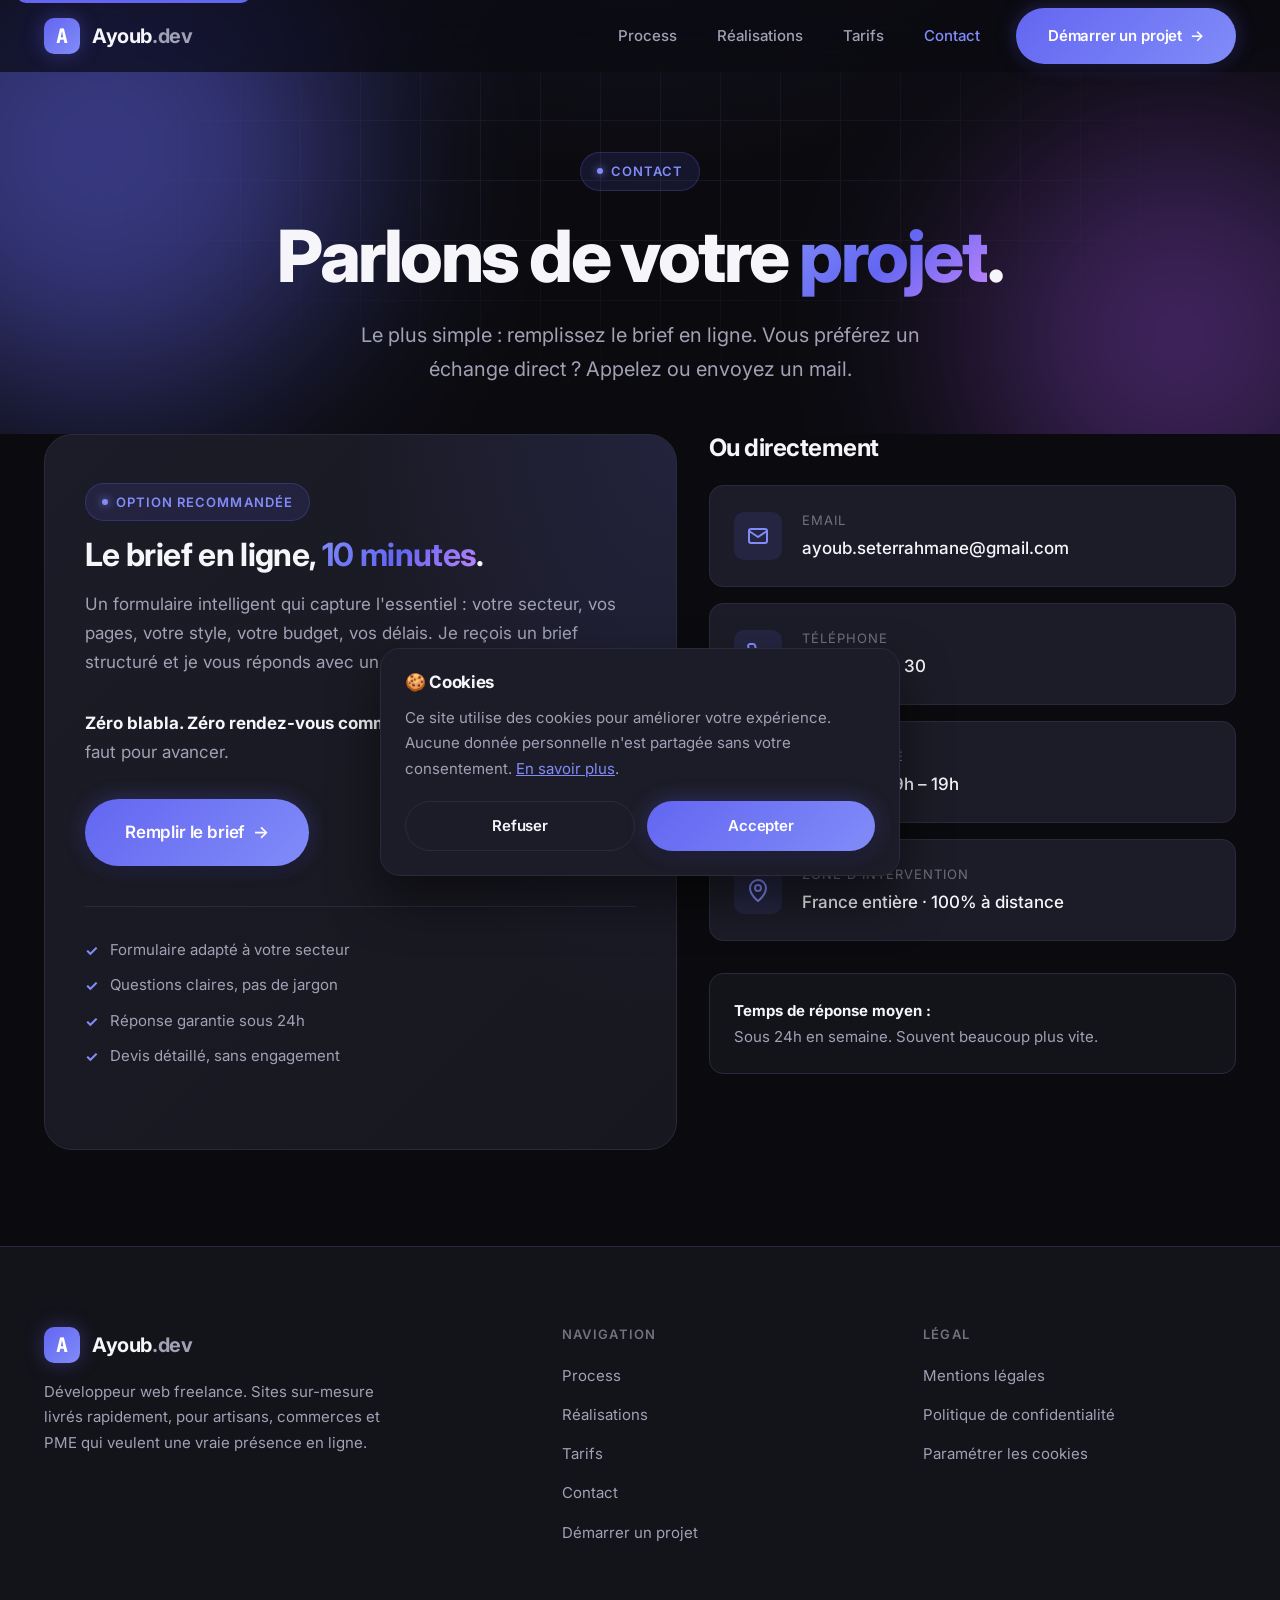
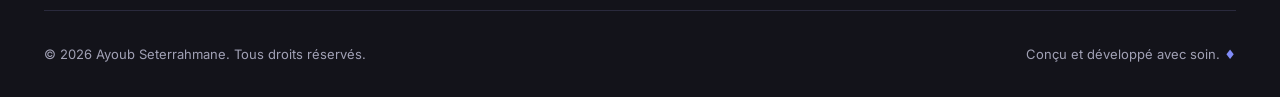
<file: contact.html>
<!DOCTYPE html>
<html lang="fr">
<head>
  <meta charset="UTF-8">
  <meta name="viewport" content="width=device-width, initial-scale=1">
  <title>Contact · Ayoub Seterrahmane · Développeur Web Freelance</title>
  <meta name="description" content="Contactez Ayoub Seterrahmane pour votre projet de site web. Brief en ligne en 10 minutes, ou directement par email et téléphone.">
  <meta name="robots" content="index, follow">
  <meta name="theme-color" content="#6366f1">

  <meta property="og:type" content="website">
  <meta property="og:title" content="Contact · Ayoub Seterrahmane">
  <meta property="og:description" content="Votre projet en ligne, livré en 7 jours. Brief en 10 min ou contact direct.">
  <meta property="og:url" content="https://ayoub-seterrahmane.fr/contact.html">
  <meta property="og:image" content="https://ayoub-seterrahmane.fr/assets/images/og-image.png">
  <meta property="og:locale" content="fr_FR">

  <link rel="canonical" href="https://ayoub-seterrahmane.fr/contact.html">
  <link rel="icon" type="image/svg+xml" href="assets/images/favicon.svg">
  <link rel="manifest" href="manifest.json">
  <link rel="preconnect" href="https://fonts.googleapis.com">
  <link rel="preconnect" href="https://fonts.gstatic.com" crossorigin>
  <link href="https://fonts.googleapis.com/css2?family=Inter:wght@400;500;600;700;800&family=JetBrains+Mono:wght@600;700&display=swap" rel="stylesheet">
  <link rel="stylesheet" href="css/style.css">

  <script type="application/ld+json">
  {
    "@context": "https://schema.org",
    "@type": "ContactPage",
    "name": "Contact Ayoub Seterrahmane",
    "url": "https://ayoub-seterrahmane.fr/contact.html",
    "mainEntity": {
      "@type": "Person",
      "name": "Ayoub Seterrahmane",
      "email": "ayoub.seterrahmane@gmail.com",
      "telephone": "+33768854930",
      "jobTitle": "Développeur Web Freelance"
    }
  }
  </script>
</head>
<body>
  <a class="skip-link" href="#main">Aller au contenu principal</a>

  <header class="nav" id="nav">
    <div class="nav-container">
      <a href="index.html" class="nav-logo" aria-label="Ayoub Seterrahmane — Accueil">
        <span class="nav-logo-mark" aria-hidden="true">A</span>
        <span>Ayoub<span style="color: var(--text-muted)">.dev</span></span>
      </a>
      <button class="nav-toggle" id="navToggle" aria-expanded="false" aria-controls="navMenu" aria-label="Ouvrir le menu">
        <span></span><span></span><span></span>
      </button>
      <nav class="nav-menu" id="navMenu" aria-label="Navigation principale">
        <a href="index.html#process" class="nav-link">Process</a>
        <a href="index.html#portfolio" class="nav-link">Réalisations</a>
        <a href="index.html#tarifs" class="nav-link">Tarifs</a>
        <a href="contact.html" class="nav-link" aria-current="page">Contact</a>
        <a href="https://formulaireprestation.pages.dev/" class="btn btn-primary nav-cta" target="_blank" rel="noopener">
          Démarrer un projet
          <span class="btn-arrow" aria-hidden="true">→</span>
        </a>
      </nav>
    </div>
  </header>

  <main id="main">
    <section class="contact-hero">
      <div class="hero-bg" aria-hidden="true">
        <div class="hero-orb hero-orb-1"></div>
        <div class="hero-orb hero-orb-2"></div>
      </div>
      <div class="container">
        <span class="eyebrow reveal" style="position: relative;">Contact</span>
        <h1 class="reveal reveal-delay-1" style="margin-top: var(--sp-6); position: relative;">Parlons de votre <span class="gradient-text">projet</span>.</h1>
        <p class="reveal reveal-delay-2" style="position: relative;">Le plus simple : remplissez le brief en ligne. Vous préférez un échange direct ? Appelez ou envoyez un mail.</p>
      </div>
    </section>

    <section>
      <div class="container">
        <div class="contact-grid">
          <!-- Brief en ligne -->
          <div class="contact-main reveal">
            <span class="eyebrow">Option recommandée</span>
            <h2 style="margin-top: var(--sp-4);">Le brief en ligne, <span class="gradient-text">10 minutes</span>.</h2>
            <p>Un formulaire intelligent qui capture l'essentiel : votre secteur, vos pages, votre style, votre budget, vos délais. Je reçois un brief structuré et je vous réponds avec un devis précis sous 24h.</p>
            <p style="margin-bottom: var(--sp-8);"><strong style="color: var(--text);">Zéro blabla. Zéro rendez-vous commercial inutile.</strong> Juste ce qu'il faut pour avancer.</p>

            <a href="https://formulaireprestation.pages.dev/" class="btn btn-primary btn-lg" target="_blank" rel="noopener">
              Remplir le brief
              <span class="btn-arrow" aria-hidden="true">→</span>
            </a>

            <ul class="pricing-features" style="margin-top: var(--sp-10); padding-top: var(--sp-8); border-top: 1px solid var(--border);">
              <li>Formulaire adapté à votre secteur</li>
              <li>Questions claires, pas de jargon</li>
              <li>Réponse garantie sous 24h</li>
              <li>Devis détaillé, sans engagement</li>
            </ul>
          </div>

          <!-- Contact direct -->
          <div class="reveal reveal-delay-1">
            <h2 style="font-size: var(--fs-xl); margin-bottom: var(--sp-6);">Ou directement</h2>

            <div class="contact-info">
              <a href="mailto:ayoub.seterrahmane@gmail.com" class="contact-card">
                <span class="contact-card-icon" aria-hidden="true">
                  <svg width="24" height="24" viewBox="0 0 24 24" fill="none" stroke="currentColor" stroke-width="2" stroke-linecap="round" stroke-linejoin="round">
                    <rect x="3" y="5" width="18" height="14" rx="2"/>
                    <path d="m3 7 9 6 9-6"/>
                  </svg>
                </span>
                <div>
                  <div class="contact-card-label">Email</div>
                  <div class="contact-card-value">ayoub.seterrahmane@gmail.com</div>
                </div>
              </a>

              <a href="tel:+33768854930" class="contact-card">
                <span class="contact-card-icon" aria-hidden="true">
                  <svg width="24" height="24" viewBox="0 0 24 24" fill="none" stroke="currentColor" stroke-width="2" stroke-linecap="round" stroke-linejoin="round">
                    <path d="M22 16.92v3a2 2 0 0 1-2.18 2 19.79 19.79 0 0 1-8.63-3.07 19.5 19.5 0 0 1-6-6 19.79 19.79 0 0 1-3.07-8.67A2 2 0 0 1 4.11 2h3a2 2 0 0 1 2 1.72 12.84 12.84 0 0 0 .7 2.81 2 2 0 0 1-.45 2.11L8.09 9.91a16 16 0 0 0 6 6l1.27-1.27a2 2 0 0 1 2.11-.45 12.84 12.84 0 0 0 2.81.7A2 2 0 0 1 22 16.92z"/>
                  </svg>
                </span>
                <div>
                  <div class="contact-card-label">Téléphone</div>
                  <div class="contact-card-value">07 68 85 49 30</div>
                </div>
              </a>

              <div class="contact-card">
                <span class="contact-card-icon" aria-hidden="true">
                  <svg width="24" height="24" viewBox="0 0 24 24" fill="none" stroke="currentColor" stroke-width="2" stroke-linecap="round" stroke-linejoin="round">
                    <circle cx="12" cy="12" r="10"/>
                    <polyline points="12 6 12 12 16 14"/>
                  </svg>
                </span>
                <div>
                  <div class="contact-card-label">Disponibilité</div>
                  <div class="contact-card-value">Lun – Ven · 9h – 19h</div>
                </div>
              </div>

              <div class="contact-card">
                <span class="contact-card-icon" aria-hidden="true">
                  <svg width="24" height="24" viewBox="0 0 24 24" fill="none" stroke="currentColor" stroke-width="2" stroke-linecap="round" stroke-linejoin="round">
                    <path d="M20 10c0 7-8 13-8 13s-8-6-8-13a8 8 0 0 1 16 0z"/>
                    <circle cx="12" cy="10" r="3"/>
                  </svg>
                </span>
                <div>
                  <div class="contact-card-label">Zone d'intervention</div>
                  <div class="contact-card-value">France entière · 100% à distance</div>
                </div>
              </div>
            </div>

            <div style="margin-top: var(--sp-8); padding: var(--sp-6); background: var(--surface); border: 1px solid var(--border); border-radius: var(--r-lg);">
              <p style="font-size: var(--fs-sm); margin: 0;">
                <strong style="color: var(--text);">Temps de réponse moyen :</strong><br>
                Sous 24h en semaine. Souvent beaucoup plus vite.
              </p>
            </div>
          </div>
        </div>
      </div>
    </section>
  </main>

  <footer class="footer">
    <div class="container">
      <div class="footer-grid">
        <div class="footer-brand">
          <a href="index.html" class="nav-logo" aria-label="Ayoub Seterrahmane — Accueil">
            <span class="nav-logo-mark" aria-hidden="true">A</span>
            <span>Ayoub<span style="color: var(--text-muted)">.dev</span></span>
          </a>
          <p>Développeur web freelance. Sites sur-mesure livrés rapidement, pour artisans, commerces et PME qui veulent une vraie présence en ligne.</p>
        </div>
        <div class="footer-col">
          <h4>Navigation</h4>
          <ul>
            <li><a href="index.html#process">Process</a></li>
            <li><a href="index.html#portfolio">Réalisations</a></li>
            <li><a href="index.html#tarifs">Tarifs</a></li>
            <li><a href="contact.html">Contact</a></li>
            <li><a href="https://formulaireprestation.pages.dev/" target="_blank" rel="noopener">Démarrer un projet</a></li>
          </ul>
        </div>
        <div class="footer-col">
          <h4>Légal</h4>
          <ul>
            <li><a href="mentions-legales.html">Mentions légales</a></li>
            <li><a href="politique-confidentialite.html">Politique de confidentialité</a></li>
            <li><a href="#" id="openCookies">Paramétrer les cookies</a></li>
          </ul>
        </div>
      </div>
      <div class="footer-bottom">
        <p>© <span id="year">2026</span> Ayoub Seterrahmane. Tous droits réservés.</p>
        <p>Conçu et développé avec soin. <span style="color: var(--accent-light)">♦</span></p>
      </div>
    </div>
  </footer>

  <div class="cookie-banner" id="cookieBanner" role="dialog" aria-labelledby="cookieTitle" aria-describedby="cookieDesc">
    <h3 id="cookieTitle">🍪 Cookies</h3>
    <p id="cookieDesc">Ce site utilise des cookies pour améliorer votre expérience. Aucune donnée personnelle n'est partagée sans votre consentement. <a href="politique-confidentialite.html">En savoir plus</a>.</p>
    <div class="cookie-actions">
      <button class="btn btn-ghost" data-cookie="reject">Refuser</button>
      <button class="btn btn-primary" data-cookie="accept">Accepter</button>
    </div>
  </div>

  <script src="js/main.js" defer></script>
  <script src="js/cookies.js" defer></script>
</body>
</html>
</file>
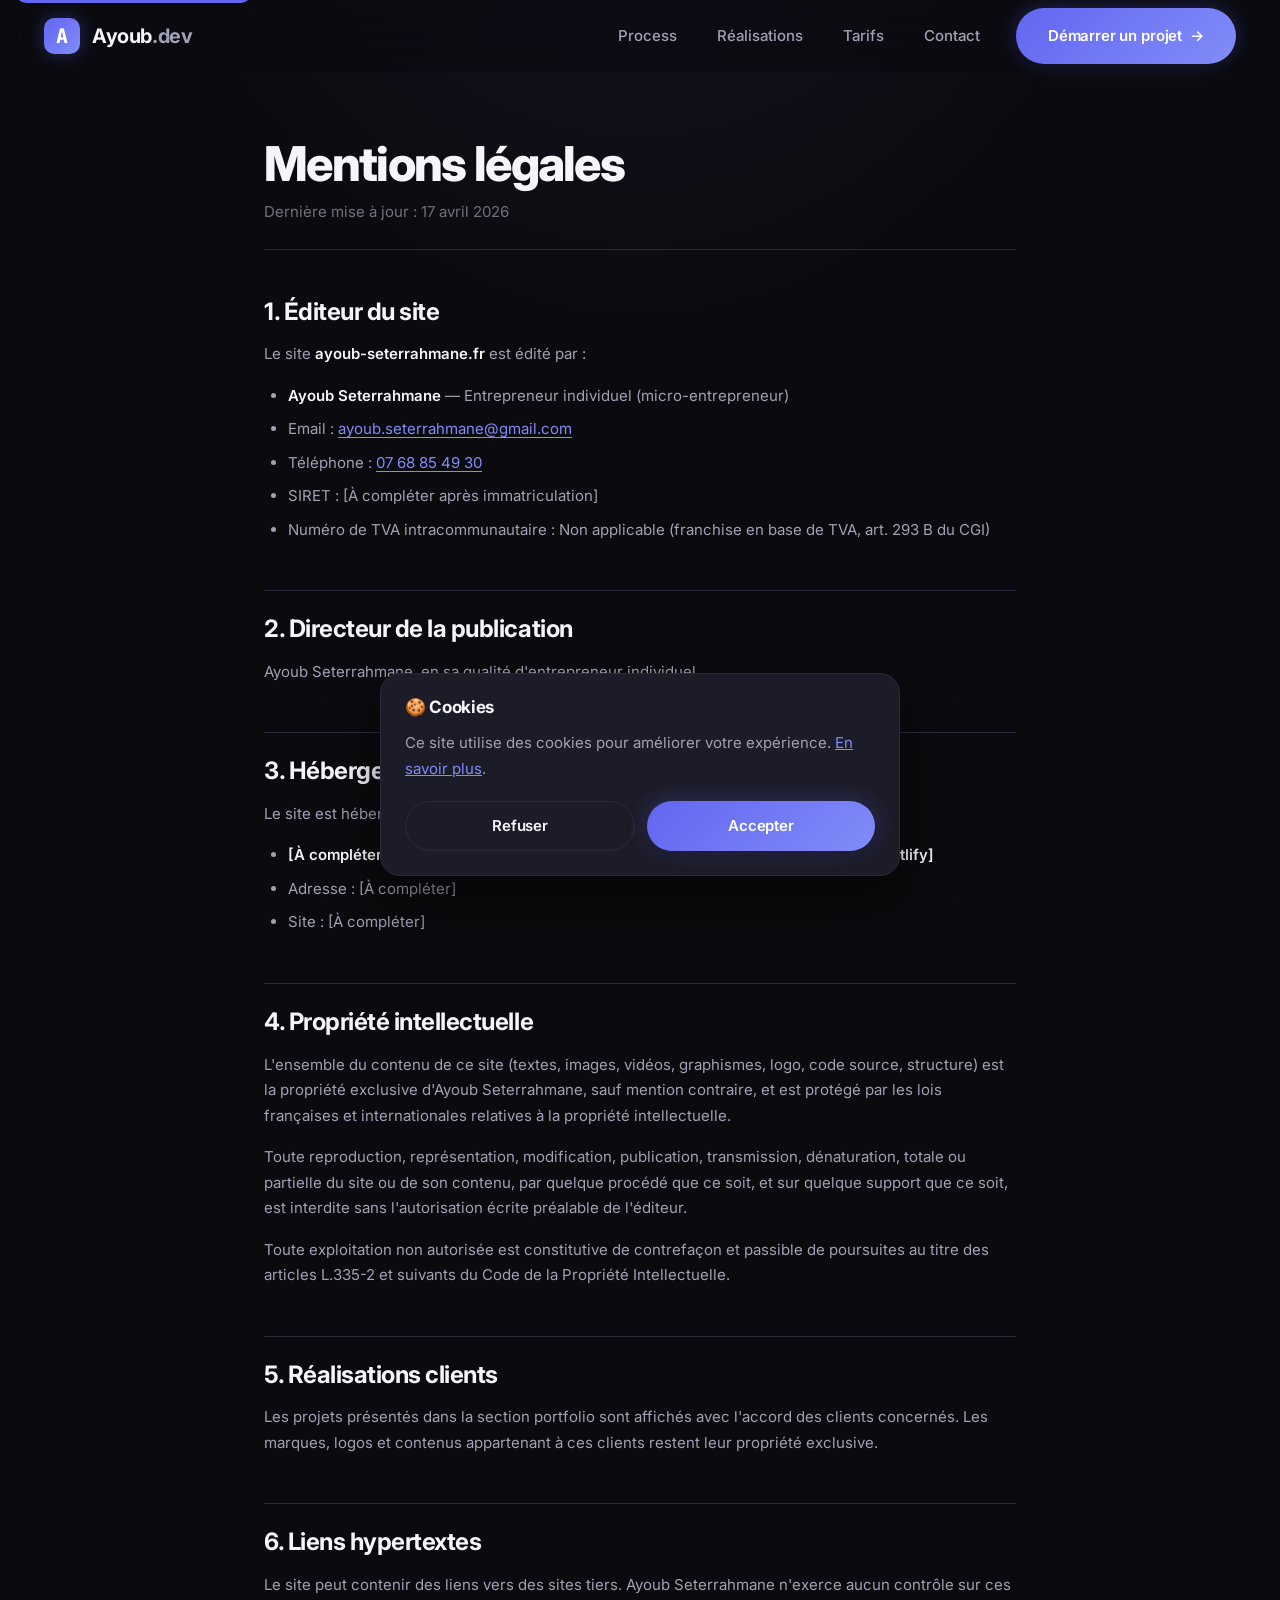
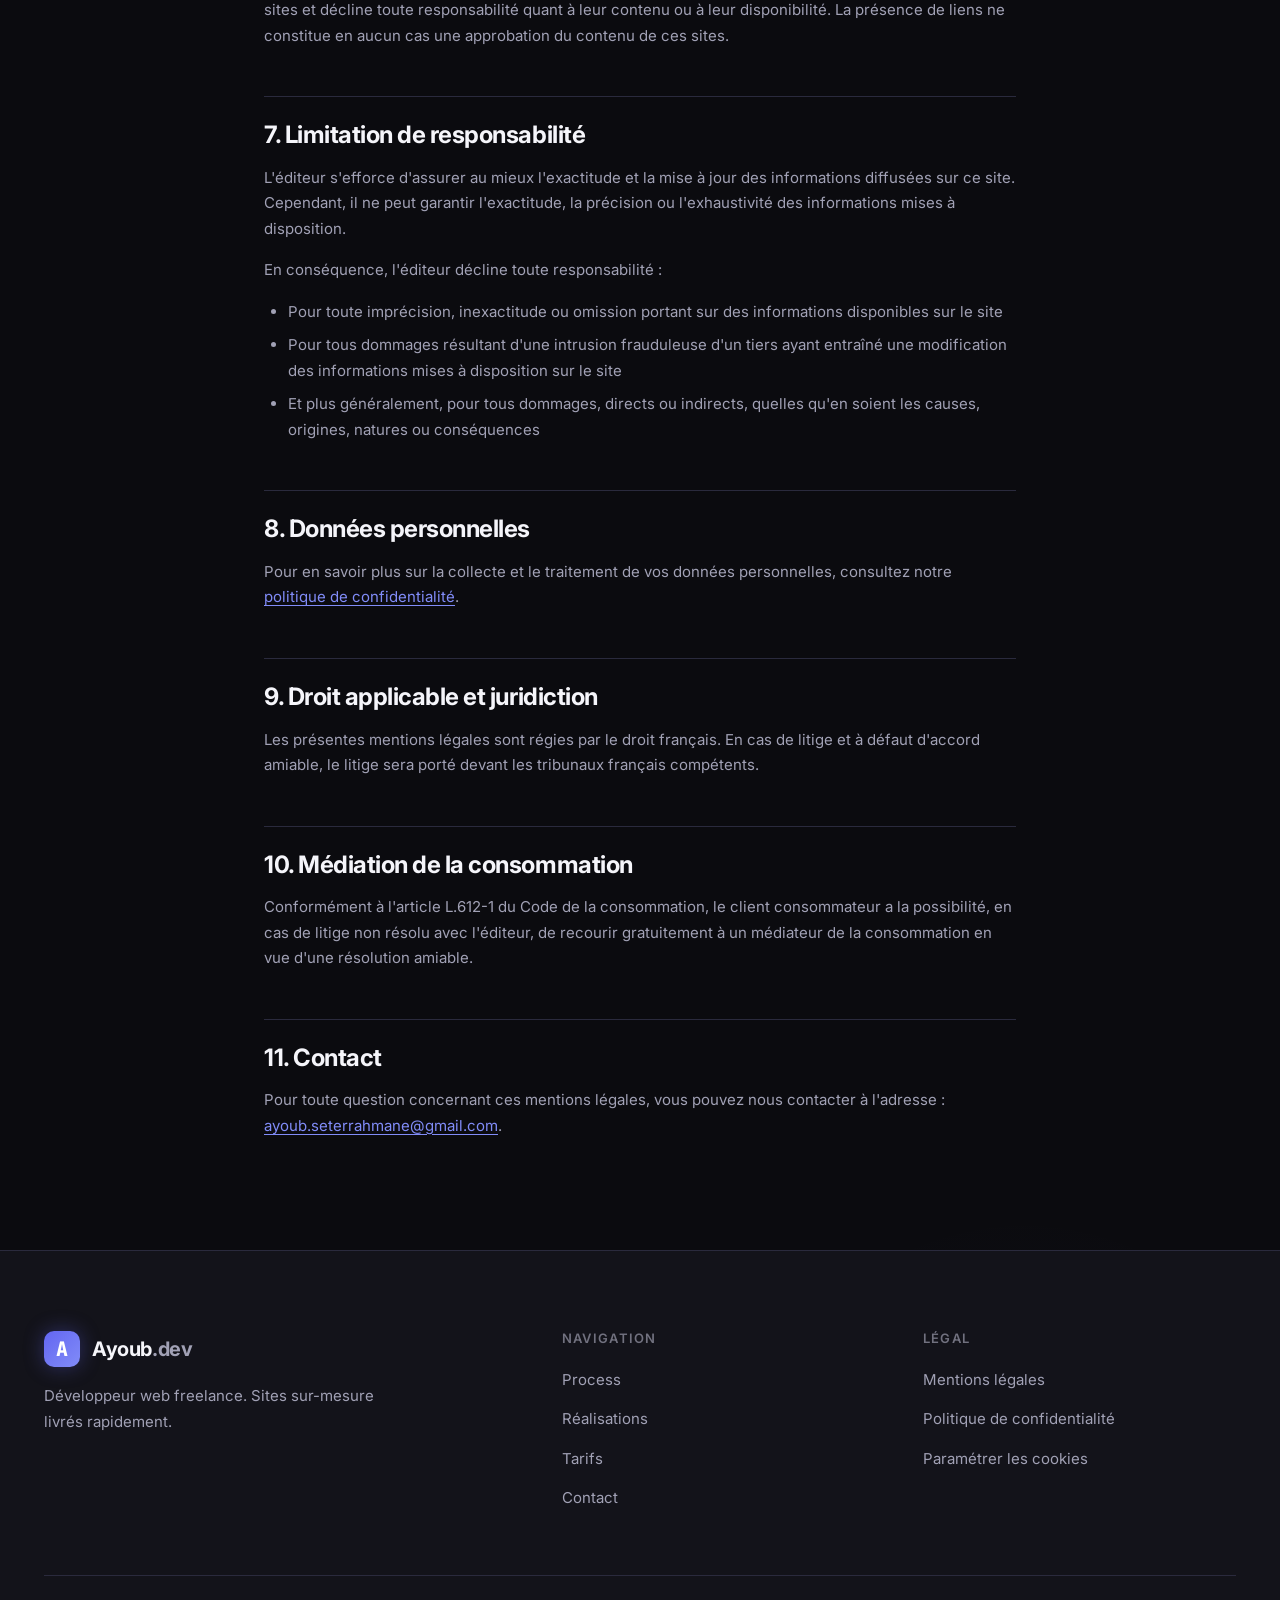
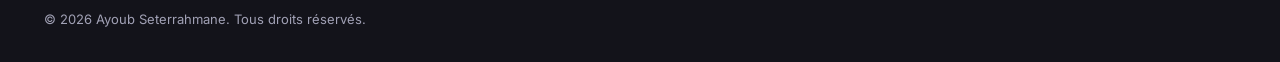
<file: mentions-legales.html>
<!DOCTYPE html>
<html lang="fr">
<head>
  <meta charset="UTF-8">
  <meta name="viewport" content="width=device-width, initial-scale=1">
  <title>Mentions légales · Ayoub Seterrahmane</title>
  <meta name="description" content="Mentions légales du site ayoub-seterrahmane.fr. Éditeur, hébergeur, propriété intellectuelle et responsabilité.">
  <meta name="robots" content="index, follow">
  <meta name="theme-color" content="#6366f1">
  <link rel="canonical" href="https://ayoub-seterrahmane.fr/mentions-legales.html">
  <link rel="icon" type="image/svg+xml" href="assets/images/favicon.svg">
  <link rel="manifest" href="manifest.json">
  <link rel="preconnect" href="https://fonts.googleapis.com">
  <link rel="preconnect" href="https://fonts.gstatic.com" crossorigin>
  <link href="https://fonts.googleapis.com/css2?family=Inter:wght@400;500;600;700;800&family=JetBrains+Mono:wght@600;700&display=swap" rel="stylesheet">
  <link rel="stylesheet" href="css/style.css">
</head>
<body>
  <a class="skip-link" href="#main">Aller au contenu principal</a>

  <header class="nav" id="nav">
    <div class="nav-container">
      <a href="index.html" class="nav-logo" aria-label="Ayoub Seterrahmane — Accueil">
        <span class="nav-logo-mark" aria-hidden="true">A</span>
        <span>Ayoub<span style="color: var(--text-muted)">.dev</span></span>
      </a>
      <button class="nav-toggle" id="navToggle" aria-expanded="false" aria-controls="navMenu" aria-label="Ouvrir le menu">
        <span></span><span></span><span></span>
      </button>
      <nav class="nav-menu" id="navMenu" aria-label="Navigation principale">
        <a href="index.html#process" class="nav-link">Process</a>
        <a href="index.html#portfolio" class="nav-link">Réalisations</a>
        <a href="index.html#tarifs" class="nav-link">Tarifs</a>
        <a href="contact.html" class="nav-link">Contact</a>
        <a href="https://formulaireprestation.pages.dev/" class="btn btn-primary nav-cta" target="_blank" rel="noopener">
          Démarrer un projet
          <span class="btn-arrow" aria-hidden="true">→</span>
        </a>
      </nav>
    </div>
  </header>

  <main id="main" class="legal-page">
    <div class="legal-container">
      <h1>Mentions légales</h1>
      <p class="legal-date">Dernière mise à jour : 17 avril 2026</p>

      <h2>1. Éditeur du site</h2>
      <p>
        Le site <strong>ayoub-seterrahmane.fr</strong> est édité par :
      </p>
      <ul>
        <li><strong>Ayoub Seterrahmane</strong> — Entrepreneur individuel (micro-entrepreneur)</li>
        <li>Email : <a href="mailto:ayoub.seterrahmane@gmail.com">ayoub.seterrahmane@gmail.com</a></li>
        <li>Téléphone : <a href="tel:+33768854930">07 68 85 49 30</a></li>
        <li>SIRET : [À compléter après immatriculation]</li>
        <li>Numéro de TVA intracommunautaire : Non applicable (franchise en base de TVA, art. 293 B du CGI)</li>
      </ul>

      <h2>2. Directeur de la publication</h2>
      <p>Ayoub Seterrahmane, en sa qualité d'entrepreneur individuel.</p>

      <h2>3. Hébergeur</h2>
      <p>Le site est hébergé par :</p>
      <ul>
        <li><strong>[À compléter — nom de l'hébergeur, par exemple OVH, Cloudflare Pages, Vercel, Netlify]</strong></li>
        <li>Adresse : [À compléter]</li>
        <li>Site : [À compléter]</li>
      </ul>

      <h2>4. Propriété intellectuelle</h2>
      <p>
        L'ensemble du contenu de ce site (textes, images, vidéos, graphismes, logo, code source, structure) est la propriété exclusive d'Ayoub Seterrahmane, sauf mention contraire, et est protégé par les lois françaises et internationales relatives à la propriété intellectuelle.
      </p>
      <p>
        Toute reproduction, représentation, modification, publication, transmission, dénaturation, totale ou partielle du site ou de son contenu, par quelque procédé que ce soit, et sur quelque support que ce soit, est interdite sans l'autorisation écrite préalable de l'éditeur.
      </p>
      <p>
        Toute exploitation non autorisée est constitutive de contrefaçon et passible de poursuites au titre des articles L.335-2 et suivants du Code de la Propriété Intellectuelle.
      </p>

      <h2>5. Réalisations clients</h2>
      <p>
        Les projets présentés dans la section portfolio sont affichés avec l'accord des clients concernés. Les marques, logos et contenus appartenant à ces clients restent leur propriété exclusive.
      </p>

      <h2>6. Liens hypertextes</h2>
      <p>
        Le site peut contenir des liens vers des sites tiers. Ayoub Seterrahmane n'exerce aucun contrôle sur ces sites et décline toute responsabilité quant à leur contenu ou à leur disponibilité. La présence de liens ne constitue en aucun cas une approbation du contenu de ces sites.
      </p>

      <h2>7. Limitation de responsabilité</h2>
      <p>
        L'éditeur s'efforce d'assurer au mieux l'exactitude et la mise à jour des informations diffusées sur ce site. Cependant, il ne peut garantir l'exactitude, la précision ou l'exhaustivité des informations mises à disposition.
      </p>
      <p>
        En conséquence, l'éditeur décline toute responsabilité :
      </p>
      <ul>
        <li>Pour toute imprécision, inexactitude ou omission portant sur des informations disponibles sur le site</li>
        <li>Pour tous dommages résultant d'une intrusion frauduleuse d'un tiers ayant entraîné une modification des informations mises à disposition sur le site</li>
        <li>Et plus généralement, pour tous dommages, directs ou indirects, quelles qu'en soient les causes, origines, natures ou conséquences</li>
      </ul>

      <h2>8. Données personnelles</h2>
      <p>
        Pour en savoir plus sur la collecte et le traitement de vos données personnelles, consultez notre <a href="politique-confidentialite.html">politique de confidentialité</a>.
      </p>

      <h2>9. Droit applicable et juridiction</h2>
      <p>
        Les présentes mentions légales sont régies par le droit français. En cas de litige et à défaut d'accord amiable, le litige sera porté devant les tribunaux français compétents.
      </p>

      <h2>10. Médiation de la consommation</h2>
      <p>
        Conformément à l'article L.612-1 du Code de la consommation, le client consommateur a la possibilité, en cas de litige non résolu avec l'éditeur, de recourir gratuitement à un médiateur de la consommation en vue d'une résolution amiable.
      </p>

      <h2>11. Contact</h2>
      <p>
        Pour toute question concernant ces mentions légales, vous pouvez nous contacter à l'adresse : <a href="mailto:ayoub.seterrahmane@gmail.com">ayoub.seterrahmane@gmail.com</a>.
      </p>
    </div>
  </main>

  <footer class="footer">
    <div class="container">
      <div class="footer-grid">
        <div class="footer-brand">
          <a href="index.html" class="nav-logo">
            <span class="nav-logo-mark" aria-hidden="true">A</span>
            <span>Ayoub<span style="color: var(--text-muted)">.dev</span></span>
          </a>
          <p>Développeur web freelance. Sites sur-mesure livrés rapidement.</p>
        </div>
        <div class="footer-col">
          <h4>Navigation</h4>
          <ul>
            <li><a href="index.html#process">Process</a></li>
            <li><a href="index.html#portfolio">Réalisations</a></li>
            <li><a href="index.html#tarifs">Tarifs</a></li>
            <li><a href="contact.html">Contact</a></li>
          </ul>
        </div>
        <div class="footer-col">
          <h4>Légal</h4>
          <ul>
            <li><a href="mentions-legales.html">Mentions légales</a></li>
            <li><a href="politique-confidentialite.html">Politique de confidentialité</a></li>
            <li><a href="#" id="openCookies">Paramétrer les cookies</a></li>
          </ul>
        </div>
      </div>
      <div class="footer-bottom">
        <p>© <span id="year">2026</span> Ayoub Seterrahmane. Tous droits réservés.</p>
      </div>
    </div>
  </footer>

  <div class="cookie-banner" id="cookieBanner" role="dialog" aria-labelledby="cookieTitle" aria-describedby="cookieDesc">
    <h3 id="cookieTitle">🍪 Cookies</h3>
    <p id="cookieDesc">Ce site utilise des cookies pour améliorer votre expérience. <a href="politique-confidentialite.html">En savoir plus</a>.</p>
    <div class="cookie-actions">
      <button class="btn btn-ghost" data-cookie="reject">Refuser</button>
      <button class="btn btn-primary" data-cookie="accept">Accepter</button>
    </div>
  </div>

  <script src="js/main.js" defer></script>
  <script src="js/cookies.js" defer></script>
</body>
</html>
</file>
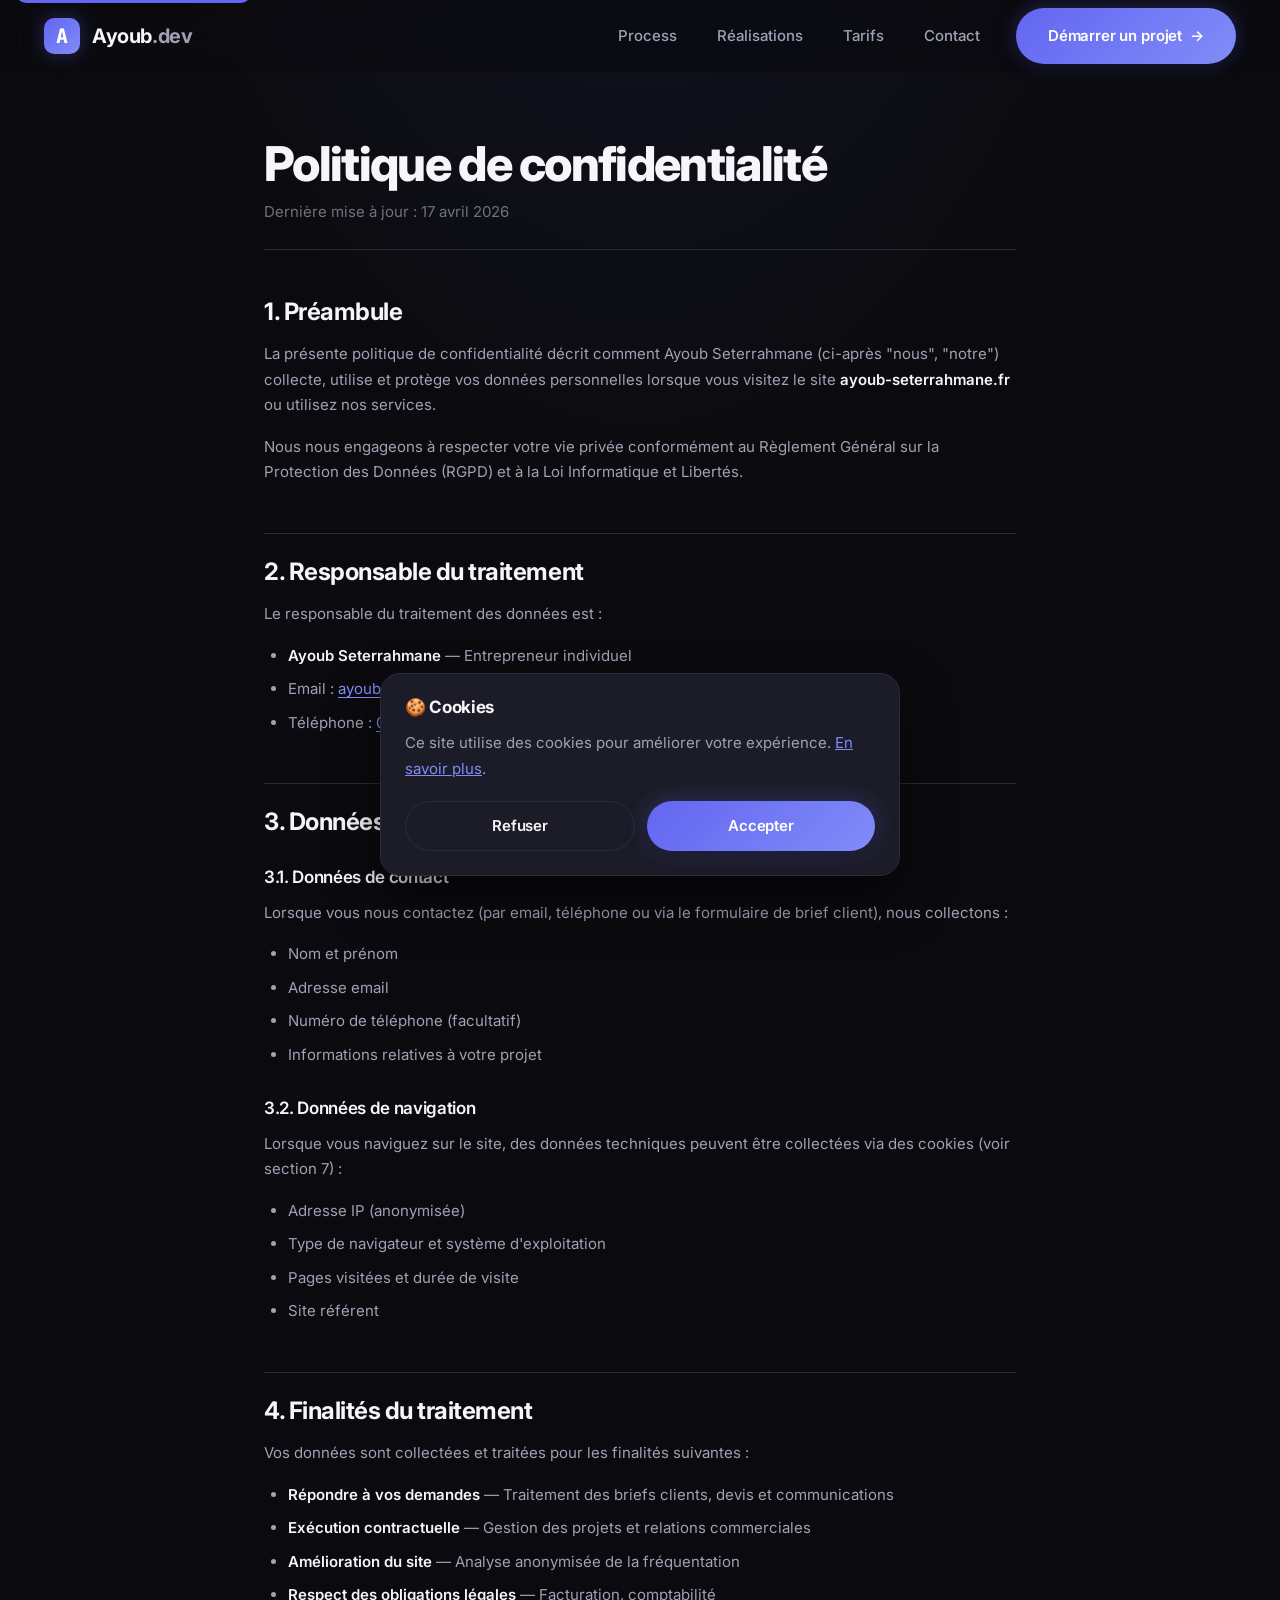
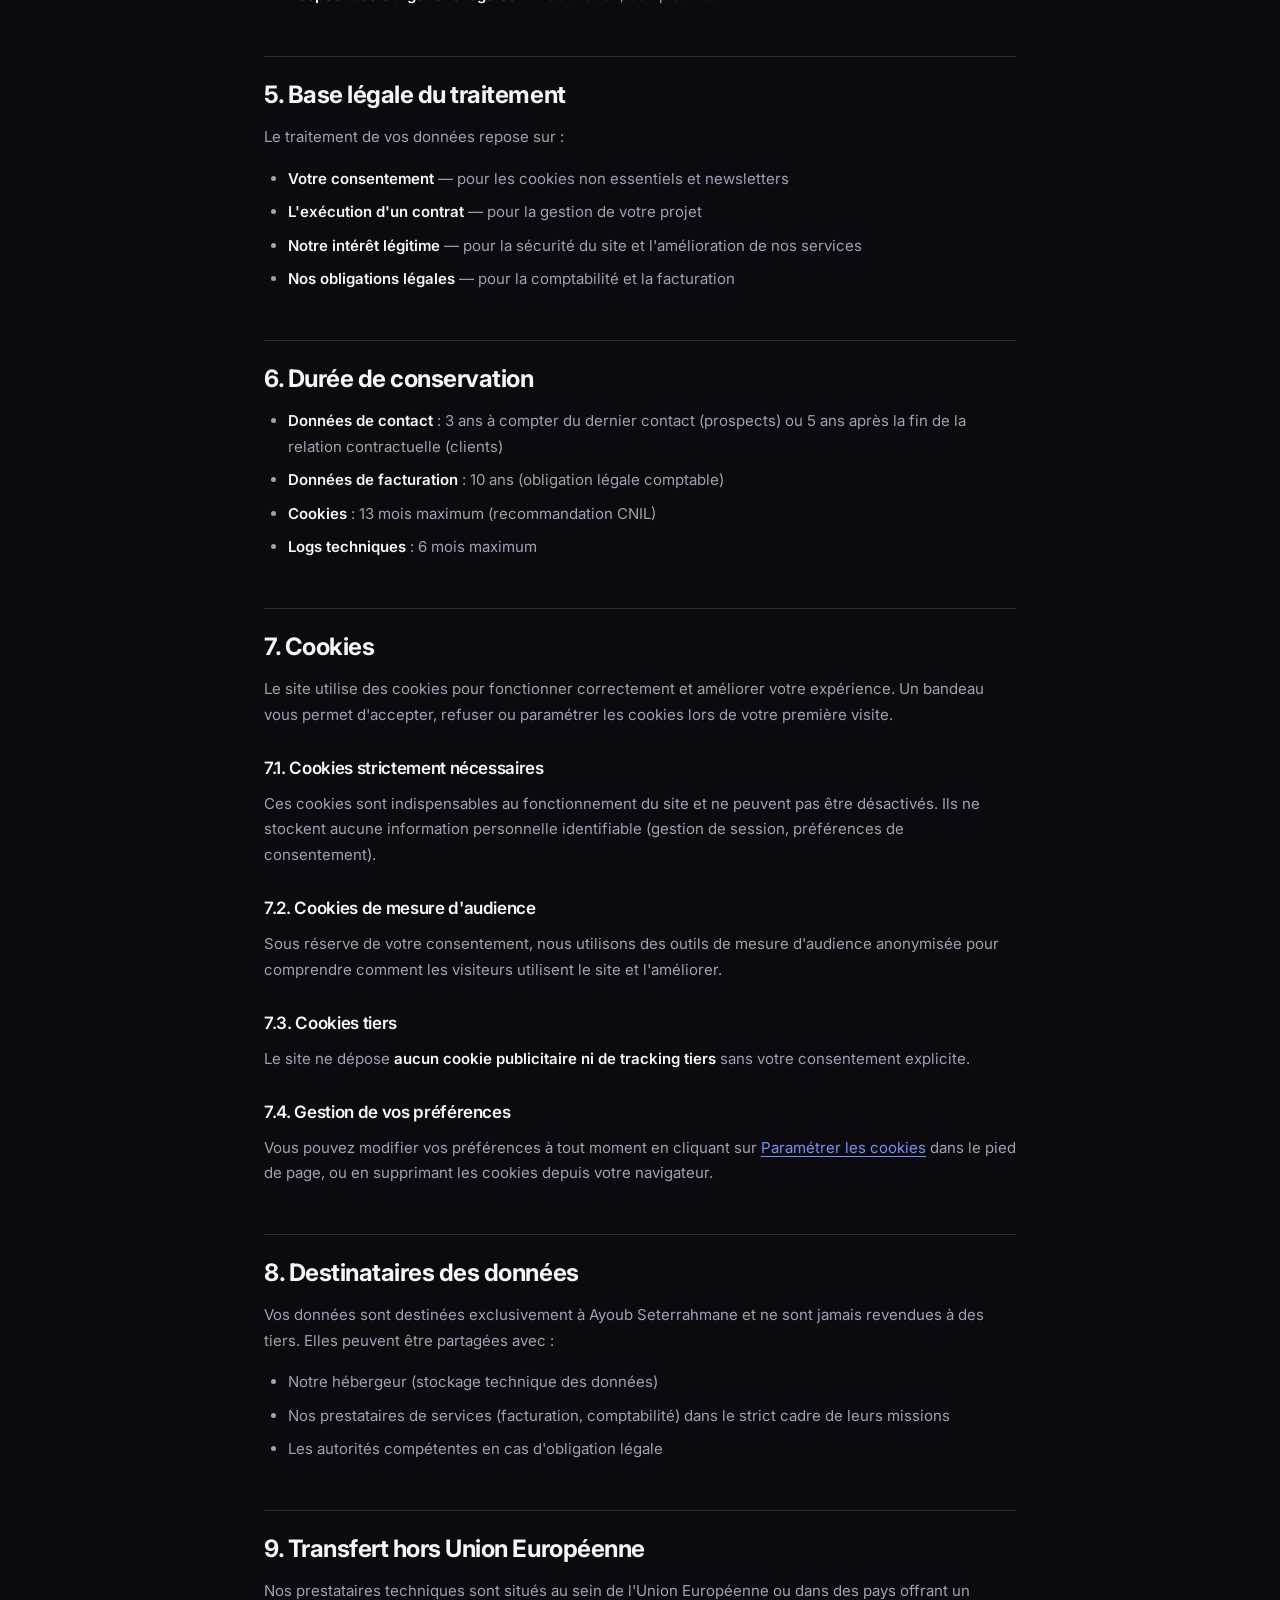
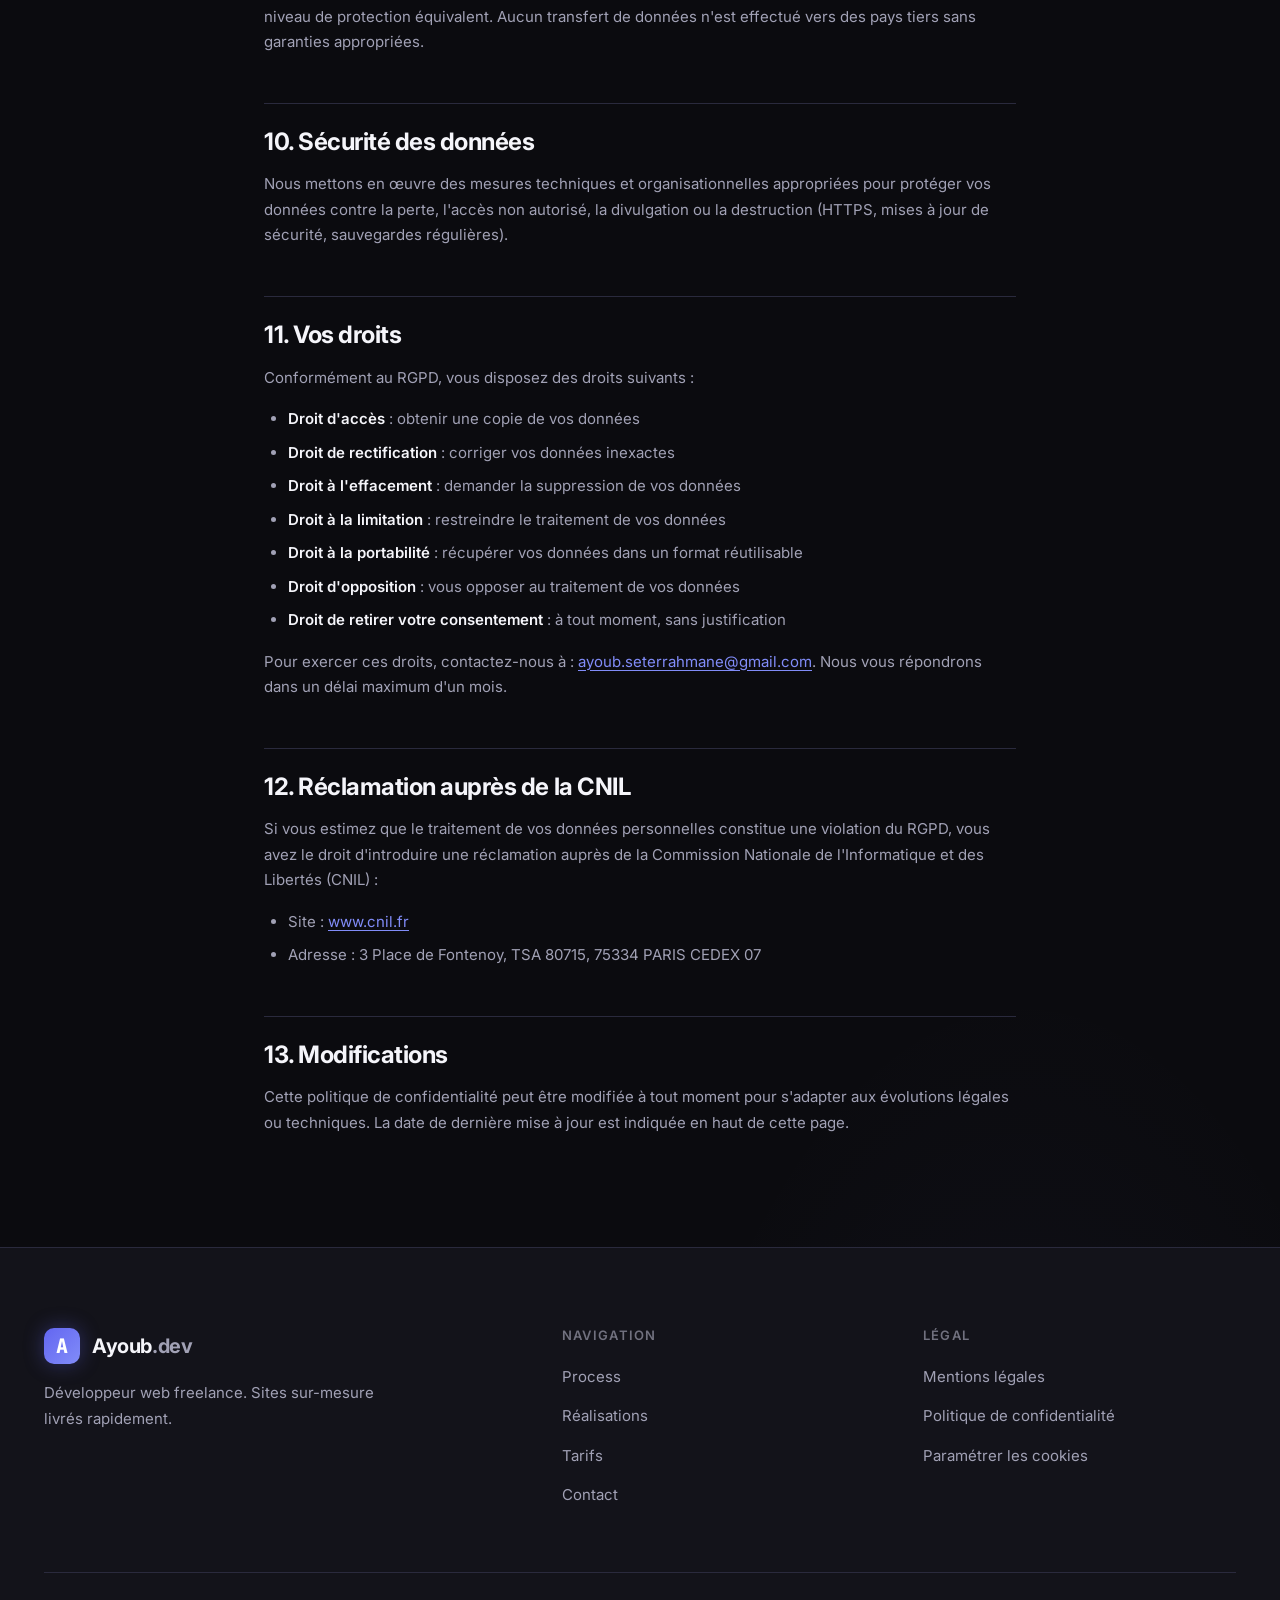
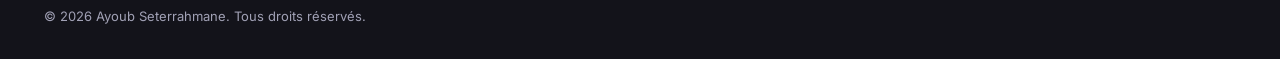
<file: politique-confidentialite.html>
<!DOCTYPE html>
<html lang="fr">
<head>
  <meta charset="UTF-8">
  <meta name="viewport" content="width=device-width, initial-scale=1">
  <title>Politique de confidentialité · Ayoub Seterrahmane</title>
  <meta name="description" content="Politique de confidentialité du site ayoub-seterrahmane.fr. Traitement des données personnelles, cookies et droits RGPD.">
  <meta name="robots" content="index, follow">
  <meta name="theme-color" content="#6366f1">
  <link rel="canonical" href="https://ayoub-seterrahmane.fr/politique-confidentialite.html">
  <link rel="icon" type="image/svg+xml" href="assets/images/favicon.svg">
  <link rel="manifest" href="manifest.json">
  <link rel="preconnect" href="https://fonts.googleapis.com">
  <link rel="preconnect" href="https://fonts.gstatic.com" crossorigin>
  <link href="https://fonts.googleapis.com/css2?family=Inter:wght@400;500;600;700;800&family=JetBrains+Mono:wght@600;700&display=swap" rel="stylesheet">
  <link rel="stylesheet" href="css/style.css">
</head>
<body>
  <a class="skip-link" href="#main">Aller au contenu principal</a>

  <header class="nav" id="nav">
    <div class="nav-container">
      <a href="index.html" class="nav-logo" aria-label="Ayoub Seterrahmane — Accueil">
        <span class="nav-logo-mark" aria-hidden="true">A</span>
        <span>Ayoub<span style="color: var(--text-muted)">.dev</span></span>
      </a>
      <button class="nav-toggle" id="navToggle" aria-expanded="false" aria-controls="navMenu" aria-label="Ouvrir le menu">
        <span></span><span></span><span></span>
      </button>
      <nav class="nav-menu" id="navMenu" aria-label="Navigation principale">
        <a href="index.html#process" class="nav-link">Process</a>
        <a href="index.html#portfolio" class="nav-link">Réalisations</a>
        <a href="index.html#tarifs" class="nav-link">Tarifs</a>
        <a href="contact.html" class="nav-link">Contact</a>
        <a href="https://formulaireprestation.pages.dev/" class="btn btn-primary nav-cta" target="_blank" rel="noopener">
          Démarrer un projet
          <span class="btn-arrow" aria-hidden="true">→</span>
        </a>
      </nav>
    </div>
  </header>

  <main id="main" class="legal-page">
    <div class="legal-container">
      <h1>Politique de confidentialité</h1>
      <p class="legal-date">Dernière mise à jour : 17 avril 2026</p>

      <h2>1. Préambule</h2>
      <p>
        La présente politique de confidentialité décrit comment Ayoub Seterrahmane (ci-après "nous", "notre") collecte, utilise et protège vos données personnelles lorsque vous visitez le site <strong>ayoub-seterrahmane.fr</strong> ou utilisez nos services.
      </p>
      <p>
        Nous nous engageons à respecter votre vie privée conformément au Règlement Général sur la Protection des Données (RGPD) et à la Loi Informatique et Libertés.
      </p>

      <h2>2. Responsable du traitement</h2>
      <p>
        Le responsable du traitement des données est :
      </p>
      <ul>
        <li><strong>Ayoub Seterrahmane</strong> — Entrepreneur individuel</li>
        <li>Email : <a href="mailto:ayoub.seterrahmane@gmail.com">ayoub.seterrahmane@gmail.com</a></li>
        <li>Téléphone : <a href="tel:+33768854930">07 68 85 49 30</a></li>
      </ul>

      <h2>3. Données collectées</h2>

      <h3>3.1. Données de contact</h3>
      <p>Lorsque vous nous contactez (par email, téléphone ou via le formulaire de brief client), nous collectons :</p>
      <ul>
        <li>Nom et prénom</li>
        <li>Adresse email</li>
        <li>Numéro de téléphone (facultatif)</li>
        <li>Informations relatives à votre projet</li>
      </ul>

      <h3>3.2. Données de navigation</h3>
      <p>Lorsque vous naviguez sur le site, des données techniques peuvent être collectées via des cookies (voir section 7) :</p>
      <ul>
        <li>Adresse IP (anonymisée)</li>
        <li>Type de navigateur et système d'exploitation</li>
        <li>Pages visitées et durée de visite</li>
        <li>Site référent</li>
      </ul>

      <h2>4. Finalités du traitement</h2>
      <p>Vos données sont collectées et traitées pour les finalités suivantes :</p>
      <ul>
        <li><strong>Répondre à vos demandes</strong> — Traitement des briefs clients, devis et communications</li>
        <li><strong>Exécution contractuelle</strong> — Gestion des projets et relations commerciales</li>
        <li><strong>Amélioration du site</strong> — Analyse anonymisée de la fréquentation</li>
        <li><strong>Respect des obligations légales</strong> — Facturation, comptabilité</li>
      </ul>

      <h2>5. Base légale du traitement</h2>
      <p>Le traitement de vos données repose sur :</p>
      <ul>
        <li><strong>Votre consentement</strong> — pour les cookies non essentiels et newsletters</li>
        <li><strong>L'exécution d'un contrat</strong> — pour la gestion de votre projet</li>
        <li><strong>Notre intérêt légitime</strong> — pour la sécurité du site et l'amélioration de nos services</li>
        <li><strong>Nos obligations légales</strong> — pour la comptabilité et la facturation</li>
      </ul>

      <h2>6. Durée de conservation</h2>
      <ul>
        <li><strong>Données de contact</strong> : 3 ans à compter du dernier contact (prospects) ou 5 ans après la fin de la relation contractuelle (clients)</li>
        <li><strong>Données de facturation</strong> : 10 ans (obligation légale comptable)</li>
        <li><strong>Cookies</strong> : 13 mois maximum (recommandation CNIL)</li>
        <li><strong>Logs techniques</strong> : 6 mois maximum</li>
      </ul>

      <h2>7. Cookies</h2>
      <p>
        Le site utilise des cookies pour fonctionner correctement et améliorer votre expérience. Un bandeau vous permet d'accepter, refuser ou paramétrer les cookies lors de votre première visite.
      </p>

      <h3>7.1. Cookies strictement nécessaires</h3>
      <p>
        Ces cookies sont indispensables au fonctionnement du site et ne peuvent pas être désactivés. Ils ne stockent aucune information personnelle identifiable (gestion de session, préférences de consentement).
      </p>

      <h3>7.2. Cookies de mesure d'audience</h3>
      <p>
        Sous réserve de votre consentement, nous utilisons des outils de mesure d'audience anonymisée pour comprendre comment les visiteurs utilisent le site et l'améliorer.
      </p>

      <h3>7.3. Cookies tiers</h3>
      <p>
        Le site ne dépose <strong>aucun cookie publicitaire ni de tracking tiers</strong> sans votre consentement explicite.
      </p>

      <h3>7.4. Gestion de vos préférences</h3>
      <p>
        Vous pouvez modifier vos préférences à tout moment en cliquant sur <a href="#" id="openCookiesFromPolicy">Paramétrer les cookies</a> dans le pied de page, ou en supprimant les cookies depuis votre navigateur.
      </p>

      <h2>8. Destinataires des données</h2>
      <p>
        Vos données sont destinées exclusivement à Ayoub Seterrahmane et ne sont jamais revendues à des tiers. Elles peuvent être partagées avec :
      </p>
      <ul>
        <li>Notre hébergeur (stockage technique des données)</li>
        <li>Nos prestataires de services (facturation, comptabilité) dans le strict cadre de leurs missions</li>
        <li>Les autorités compétentes en cas d'obligation légale</li>
      </ul>

      <h2>9. Transfert hors Union Européenne</h2>
      <p>
        Nos prestataires techniques sont situés au sein de l'Union Européenne ou dans des pays offrant un niveau de protection équivalent. Aucun transfert de données n'est effectué vers des pays tiers sans garanties appropriées.
      </p>

      <h2>10. Sécurité des données</h2>
      <p>
        Nous mettons en œuvre des mesures techniques et organisationnelles appropriées pour protéger vos données contre la perte, l'accès non autorisé, la divulgation ou la destruction (HTTPS, mises à jour de sécurité, sauvegardes régulières).
      </p>

      <h2>11. Vos droits</h2>
      <p>Conformément au RGPD, vous disposez des droits suivants :</p>
      <ul>
        <li><strong>Droit d'accès</strong> : obtenir une copie de vos données</li>
        <li><strong>Droit de rectification</strong> : corriger vos données inexactes</li>
        <li><strong>Droit à l'effacement</strong> : demander la suppression de vos données</li>
        <li><strong>Droit à la limitation</strong> : restreindre le traitement de vos données</li>
        <li><strong>Droit à la portabilité</strong> : récupérer vos données dans un format réutilisable</li>
        <li><strong>Droit d'opposition</strong> : vous opposer au traitement de vos données</li>
        <li><strong>Droit de retirer votre consentement</strong> : à tout moment, sans justification</li>
      </ul>
      <p>
        Pour exercer ces droits, contactez-nous à : <a href="mailto:ayoub.seterrahmane@gmail.com">ayoub.seterrahmane@gmail.com</a>. Nous vous répondrons dans un délai maximum d'un mois.
      </p>

      <h2>12. Réclamation auprès de la CNIL</h2>
      <p>
        Si vous estimez que le traitement de vos données personnelles constitue une violation du RGPD, vous avez le droit d'introduire une réclamation auprès de la Commission Nationale de l'Informatique et des Libertés (CNIL) :
      </p>
      <ul>
        <li>Site : <a href="https://www.cnil.fr" target="_blank" rel="noopener">www.cnil.fr</a></li>
        <li>Adresse : 3 Place de Fontenoy, TSA 80715, 75334 PARIS CEDEX 07</li>
      </ul>

      <h2>13. Modifications</h2>
      <p>
        Cette politique de confidentialité peut être modifiée à tout moment pour s'adapter aux évolutions légales ou techniques. La date de dernière mise à jour est indiquée en haut de cette page.
      </p>
    </div>
  </main>

  <footer class="footer">
    <div class="container">
      <div class="footer-grid">
        <div class="footer-brand">
          <a href="index.html" class="nav-logo">
            <span class="nav-logo-mark" aria-hidden="true">A</span>
            <span>Ayoub<span style="color: var(--text-muted)">.dev</span></span>
          </a>
          <p>Développeur web freelance. Sites sur-mesure livrés rapidement.</p>
        </div>
        <div class="footer-col">
          <h4>Navigation</h4>
          <ul>
            <li><a href="index.html#process">Process</a></li>
            <li><a href="index.html#portfolio">Réalisations</a></li>
            <li><a href="index.html#tarifs">Tarifs</a></li>
            <li><a href="contact.html">Contact</a></li>
          </ul>
        </div>
        <div class="footer-col">
          <h4>Légal</h4>
          <ul>
            <li><a href="mentions-legales.html">Mentions légales</a></li>
            <li><a href="politique-confidentialite.html">Politique de confidentialité</a></li>
            <li><a href="#" id="openCookies">Paramétrer les cookies</a></li>
          </ul>
        </div>
      </div>
      <div class="footer-bottom">
        <p>© <span id="year">2026</span> Ayoub Seterrahmane. Tous droits réservés.</p>
      </div>
    </div>
  </footer>

  <div class="cookie-banner" id="cookieBanner" role="dialog" aria-labelledby="cookieTitle" aria-describedby="cookieDesc">
    <h3 id="cookieTitle">🍪 Cookies</h3>
    <p id="cookieDesc">Ce site utilise des cookies pour améliorer votre expérience. <a href="politique-confidentialite.html">En savoir plus</a>.</p>
    <div class="cookie-actions">
      <button class="btn btn-ghost" data-cookie="reject">Refuser</button>
      <button class="btn btn-primary" data-cookie="accept">Accepter</button>
    </div>
  </div>

  <script src="js/main.js" defer></script>
  <script src="js/cookies.js" defer></script>
  <script>
    // Lien "Paramétrer les cookies" depuis le corps de la politique
    document.getElementById('openCookiesFromPolicy')?.addEventListener('click', (e) => {
      e.preventDefault();
      localStorage.removeItem('cookie_consent');
      document.getElementById('cookieBanner')?.classList.add('show');
    });
  </script>
</body>
</html>
</file>
<file: css/style.css>
/* ============================================
   AYOUB SETERRAHMANE — PORTFOLIO FREELANCE
   Dark premium theme · CSS vanilla
   ============================================ */

/* ==================== RESET ==================== */
*, *::before, *::after { box-sizing: border-box; margin: 0; padding: 0; }
html { scroll-behavior: smooth; -webkit-text-size-adjust: 100%; }
body { min-height: 100vh; line-height: 1.6; -webkit-font-smoothing: antialiased; }
img, picture, svg { display: block; max-width: 100%; height: auto; }
button, input, textarea, select { font: inherit; color: inherit; }
button { background: none; border: none; cursor: pointer; }
a { color: inherit; text-decoration: none; }
ul, ol { list-style: none; }

/* ==================== VARIABLES ==================== */
:root {
  /* Palette dark premium */
  --bg: #0b0b0f;
  --surface: #13131a;
  --surface-2: #17171f;
  --card: #1c1c28;
  --card-hover: #22222e;
  --border: #2a2a3d;
  --border-light: #34344a;

  /* Accents */
  --accent: #6366f1;
  --accent-light: #818cf8;
  --accent-glow: rgba(99, 102, 241, 0.35);
  --accent-soft: rgba(99, 102, 241, 0.12);

  /* Texte */
  --text: #f5f5fa;
  --text-muted: #a1a1b5;
  --text-dim: #71717f;

  /* Semantic */
  --success: #10b981;
  --warning: #f59e0b;
  --error: #ef4444;

  /* Typo */
  --font-sans: 'Inter', -apple-system, BlinkMacSystemFont, 'Segoe UI', system-ui, sans-serif;
  --font-mono: 'JetBrains Mono', 'Fira Code', ui-monospace, 'SF Mono', Menlo, monospace;

  /* Échelle typographique fluide */
  --fs-xs: clamp(0.75rem, 0.7rem + 0.2vw, 0.8125rem);
  --fs-sm: clamp(0.875rem, 0.82rem + 0.25vw, 0.9375rem);
  --fs-base: clamp(0.95rem, 0.9rem + 0.25vw, 1.0625rem);
  --fs-lg: clamp(1.05rem, 0.95rem + 0.5vw, 1.25rem);
  --fs-xl: clamp(1.25rem, 1.1rem + 0.75vw, 1.5rem);
  --fs-2xl: clamp(1.5rem, 1.25rem + 1.25vw, 2rem);
  --fs-3xl: clamp(2rem, 1.5rem + 2.5vw, 3rem);
  --fs-4xl: clamp(2.5rem, 1.75rem + 3.75vw, 4.5rem);
  --fs-5xl: clamp(3rem, 2rem + 5vw, 6rem);

  /* Espaces (4px base) */
  --sp-1: 0.25rem;
  --sp-2: 0.5rem;
  --sp-3: 0.75rem;
  --sp-4: 1rem;
  --sp-5: 1.25rem;
  --sp-6: 1.5rem;
  --sp-8: 2rem;
  --sp-10: 2.5rem;
  --sp-12: 3rem;
  --sp-16: 4rem;
  --sp-20: 5rem;
  --sp-24: 6rem;
  --sp-32: 8rem;

  /* Bordures */
  --r-sm: 0.375rem;
  --r-md: 0.625rem;
  --r-lg: 0.875rem;
  --r-xl: 1.25rem;
  --r-2xl: 1.75rem;
  --r-full: 9999px;

  /* Ombres + glows */
  --shadow-sm: 0 1px 2px rgba(0,0,0,0.4);
  --shadow-md: 0 4px 12px rgba(0,0,0,0.35);
  --shadow-lg: 0 12px 32px rgba(0,0,0,0.45);
  --shadow-xl: 0 24px 48px rgba(0,0,0,0.5);
  --glow-sm: 0 0 20px var(--accent-glow);
  --glow-md: 0 0 40px var(--accent-glow);
  --glow-lg: 0 0 80px var(--accent-glow);

  /* Transitions */
  --t-fast: 150ms cubic-bezier(0.4, 0, 0.2, 1);
  --t-base: 250ms cubic-bezier(0.4, 0, 0.2, 1);
  --t-slow: 450ms cubic-bezier(0.4, 0, 0.2, 1);
  --t-bounce: 500ms cubic-bezier(0.34, 1.56, 0.64, 1);

  /* Layout */
  --container: 1240px;
  --nav-h: 72px;
  --z-nav: 100;
  --z-banner: 200;
  --z-modal: 300;
}

/* ==================== BASE ==================== */
body {
  font-family: var(--font-sans);
  font-size: var(--fs-base);
  color: var(--text);
  background: var(--bg);
  background-image:
    radial-gradient(ellipse 80% 50% at 50% -20%, rgba(99, 102, 241, 0.18), transparent 60%),
    radial-gradient(ellipse 60% 40% at 80% 110%, rgba(129, 140, 248, 0.08), transparent 60%);
  overflow-x: hidden;
}

::selection { background: var(--accent); color: white; }

/* Scrollbar */
::-webkit-scrollbar { width: 10px; height: 10px; }
::-webkit-scrollbar-track { background: var(--bg); }
::-webkit-scrollbar-thumb { background: var(--border); border-radius: var(--r-full); }
::-webkit-scrollbar-thumb:hover { background: var(--border-light); }

/* Accessibilité : skip link */
.skip-link {
  position: absolute;
  top: -40px;
  left: var(--sp-4);
  background: var(--accent);
  color: white;
  padding: var(--sp-2) var(--sp-4);
  border-radius: var(--r-md);
  z-index: 1000;
  transition: top var(--t-fast);
}
.skip-link:focus { top: var(--sp-4); }

/* Focus visible */
:focus-visible {
  outline: 2px solid var(--accent-light);
  outline-offset: 3px;
  border-radius: var(--r-sm);
}

/* ==================== TYPOGRAPHIE ==================== */
h1, h2, h3, h4 {
  line-height: 1.15;
  font-weight: 700;
  letter-spacing: -0.02em;
}
h1 { font-size: var(--fs-5xl); font-weight: 800; letter-spacing: -0.035em; }
h2 { font-size: var(--fs-3xl); }
h3 { font-size: var(--fs-xl); }
h4 { font-size: var(--fs-lg); }

p { color: var(--text-muted); line-height: 1.7; }

.gradient-text {
  background: linear-gradient(135deg, var(--accent-light) 0%, var(--accent) 50%, #c084fc 100%);
  -webkit-background-clip: text;
  background-clip: text;
  -webkit-text-fill-color: transparent;
  color: transparent;
}

.eyebrow {
  display: inline-flex;
  align-items: center;
  gap: var(--sp-2);
  padding: var(--sp-2) var(--sp-4);
  background: var(--accent-soft);
  border: 1px solid rgba(99, 102, 241, 0.25);
  border-radius: var(--r-full);
  font-size: var(--fs-xs);
  font-weight: 600;
  color: var(--accent-light);
  text-transform: uppercase;
  letter-spacing: 0.08em;
}
.eyebrow::before {
  content: '';
  width: 6px;
  height: 6px;
  background: var(--accent-light);
  border-radius: 50%;
  box-shadow: 0 0 8px var(--accent-light);
}

/* ==================== LAYOUT ==================== */
.container {
  width: 100%;
  max-width: var(--container);
  margin: 0 auto;
  padding: 0 var(--sp-6);
}

.section {
  padding: var(--sp-24) 0;
  position: relative;
}

.section-header {
  text-align: center;
  max-width: 760px;
  margin: 0 auto var(--sp-16);
}

.section-header .eyebrow { margin-bottom: var(--sp-4); }
.section-header h2 { margin-bottom: var(--sp-4); }
.section-header p { font-size: var(--fs-lg); }

/* ==================== BOUTONS ==================== */
.btn {
  display: inline-flex;
  align-items: center;
  justify-content: center;
  gap: var(--sp-2);
  padding: var(--sp-4) var(--sp-8);
  border-radius: var(--r-full);
  font-weight: 600;
  font-size: var(--fs-sm);
  letter-spacing: -0.01em;
  transition: all var(--t-base);
  white-space: nowrap;
  position: relative;
  overflow: hidden;
  isolation: isolate;
}

.btn-primary {
  background: linear-gradient(135deg, var(--accent) 0%, var(--accent-light) 100%);
  color: white;
  box-shadow: var(--shadow-md), var(--glow-sm);
}
.btn-primary::before {
  content: '';
  position: absolute;
  inset: 0;
  background: linear-gradient(135deg, var(--accent-light) 0%, #c084fc 100%);
  opacity: 0;
  transition: opacity var(--t-base);
  z-index: -1;
}
.btn-primary:hover {
  transform: translateY(-2px);
  box-shadow: var(--shadow-lg), var(--glow-md);
}
.btn-primary:hover::before { opacity: 1; }
.btn-primary:active { transform: translateY(0); }

.btn-secondary {
  background: var(--card);
  color: var(--text);
  border: 1px solid var(--border);
}
.btn-secondary:hover {
  background: var(--card-hover);
  border-color: var(--accent);
  transform: translateY(-2px);
}

.btn-ghost {
  background: transparent;
  color: var(--text);
  border: 1px solid var(--border);
}
.btn-ghost:hover {
  background: var(--card);
  border-color: var(--border-light);
}

.btn-lg { padding: var(--sp-5) var(--sp-10); font-size: var(--fs-base); }

.btn-arrow { transition: transform var(--t-base); }
.btn:hover .btn-arrow { transform: translateX(4px); }

/* ==================== NAVIGATION ==================== */
.nav {
  position: fixed;
  top: 0;
  left: 0;
  right: 0;
  height: var(--nav-h);
  z-index: var(--z-nav);
  background: rgba(11, 11, 15, 0.7);
  backdrop-filter: blur(20px) saturate(150%);
  -webkit-backdrop-filter: blur(20px) saturate(150%);
  border-bottom: 1px solid transparent;
  transition: all var(--t-base);
}
.nav.scrolled {
  background: rgba(11, 11, 15, 0.85);
  border-bottom-color: var(--border);
}
.nav-container {
  max-width: var(--container);
  height: 100%;
  margin: 0 auto;
  padding: 0 var(--sp-6);
  display: flex;
  align-items: center;
  justify-content: space-between;
  gap: var(--sp-6);
}
.nav-logo {
  display: flex;
  align-items: center;
  gap: var(--sp-3);
  font-weight: 700;
  font-size: var(--fs-lg);
  letter-spacing: -0.02em;
}
.nav-logo-mark {
  width: 36px;
  height: 36px;
  border-radius: var(--r-md);
  background: linear-gradient(135deg, var(--accent) 0%, var(--accent-light) 100%);
  display: grid;
  place-items: center;
  color: white;
  font-weight: 800;
  font-family: var(--font-mono);
  box-shadow: 0 0 20px var(--accent-glow);
}
.nav-menu {
  display: flex;
  align-items: center;
  gap: var(--sp-2);
}
.nav-link {
  padding: var(--sp-2) var(--sp-4);
  border-radius: var(--r-md);
  color: var(--text-muted);
  font-size: var(--fs-sm);
  font-weight: 500;
  transition: all var(--t-fast);
}
.nav-link:hover { color: var(--text); background: var(--card); }
.nav-link[aria-current="page"] { color: var(--accent-light); }
.nav-cta { margin-left: var(--sp-3); }

.nav-toggle {
  display: none;
  width: 40px;
  height: 40px;
  border-radius: var(--r-md);
  border: 1px solid var(--border);
  flex-direction: column;
  justify-content: center;
  align-items: center;
  gap: 5px;
}
.nav-toggle span {
  width: 18px;
  height: 2px;
  background: var(--text);
  border-radius: var(--r-full);
  transition: all var(--t-base);
}
.nav-toggle[aria-expanded="true"] span:nth-child(1) { transform: translateY(7px) rotate(45deg); }
.nav-toggle[aria-expanded="true"] span:nth-child(2) { opacity: 0; }
.nav-toggle[aria-expanded="true"] span:nth-child(3) { transform: translateY(-7px) rotate(-45deg); }

@media (max-width: 860px) {
  .nav-toggle { display: flex; }
  .nav-menu {
    position: fixed;
    top: var(--nav-h);
    left: 0;
    right: 0;
    background: var(--surface);
    border-top: 1px solid var(--border);
    flex-direction: column;
    align-items: stretch;
    padding: var(--sp-6);
    gap: var(--sp-2);
    transform: translateX(100%);
    opacity: 0;
    transition: all var(--t-base);
    pointer-events: none;
    max-height: calc(100vh - var(--nav-h));
    overflow-y: auto;
  }
  .nav-menu.open {
    transform: translateX(0);
    opacity: 1;
    pointer-events: auto;
  }
  .nav-link { padding: var(--sp-4); font-size: var(--fs-base); }
  .nav-cta { margin: var(--sp-4) 0 0; }
}

/* ==================== HERO ==================== */
.hero {
  min-height: 100vh;
  padding: calc(var(--nav-h) + var(--sp-16)) 0 var(--sp-20);
  position: relative;
  display: flex;
  align-items: center;
  overflow: hidden;
}

.hero-bg {
  position: absolute;
  inset: 0;
  z-index: 0;
  pointer-events: none;
}
.hero-bg::before {
  content: '';
  position: absolute;
  inset: 0;
  background-image:
    linear-gradient(var(--border) 1px, transparent 1px),
    linear-gradient(90deg, var(--border) 1px, transparent 1px);
  background-size: 60px 60px;
  mask-image: radial-gradient(ellipse 60% 60% at 50% 40%, black 20%, transparent 80%);
  -webkit-mask-image: radial-gradient(ellipse 60% 60% at 50% 40%, black 20%, transparent 80%);
  opacity: 0.4;
}
.hero-orb {
  position: absolute;
  border-radius: 50%;
  filter: blur(100px);
  opacity: 0.5;
  animation: float 16s ease-in-out infinite;
}
.hero-orb-1 {
  width: 500px;
  height: 500px;
  background: var(--accent);
  top: -100px;
  left: -150px;
}
.hero-orb-2 {
  width: 400px;
  height: 400px;
  background: #a855f7;
  bottom: -100px;
  right: -100px;
  animation-delay: -8s;
  opacity: 0.35;
}
@keyframes float {
  0%, 100% { transform: translate(0, 0) scale(1); }
  33% { transform: translate(40px, -30px) scale(1.05); }
  66% { transform: translate(-30px, 20px) scale(0.95); }
}

.hero-content {
  position: relative;
  z-index: 1;
  width: 100%;
  text-align: center;
  max-width: 900px;
  margin: 0 auto;
}

.hero h1 {
  margin: var(--sp-6) 0 var(--sp-5);
}
.hero-tagline {
  font-size: var(--fs-xl);
  color: var(--text-muted);
  max-width: 640px;
  margin: 0 auto var(--sp-10);
  line-height: 1.5;
}
.hero-tagline strong { color: var(--text); font-weight: 600; }

.hero-cta-group {
  display: flex;
  gap: var(--sp-4);
  justify-content: center;
  flex-wrap: wrap;
  margin-bottom: var(--sp-16);
}

.hero-stats {
  display: flex;
  justify-content: center;
  gap: var(--sp-12);
  flex-wrap: wrap;
  padding-top: var(--sp-10);
  border-top: 1px solid var(--border);
}
.hero-stat {
  text-align: center;
}
.hero-stat-value {
  display: block;
  font-size: var(--fs-2xl);
  font-weight: 800;
  letter-spacing: -0.03em;
  background: linear-gradient(180deg, var(--text) 0%, var(--text-muted) 100%);
  -webkit-background-clip: text;
  background-clip: text;
  -webkit-text-fill-color: transparent;
}
.hero-stat-label {
  font-size: var(--fs-xs);
  color: var(--text-dim);
  text-transform: uppercase;
  letter-spacing: 0.1em;
  margin-top: var(--sp-1);
}

/* ==================== PROCESS ==================== */
.process-grid {
  display: grid;
  grid-template-columns: repeat(auto-fit, minmax(240px, 1fr));
  gap: var(--sp-6);
  counter-reset: step;
  position: relative;
}

.process-card {
  position: relative;
  padding: var(--sp-8);
  background: var(--card);
  border: 1px solid var(--border);
  border-radius: var(--r-xl);
  transition: all var(--t-base);
  counter-increment: step;
  overflow: hidden;
}
.process-card::before {
  content: '';
  position: absolute;
  inset: 0;
  background: linear-gradient(135deg, var(--accent-soft), transparent 60%);
  opacity: 0;
  transition: opacity var(--t-base);
}
.process-card:hover {
  border-color: var(--accent);
  transform: translateY(-6px);
  box-shadow: var(--shadow-lg);
}
.process-card:hover::before { opacity: 1; }
.process-number {
  position: relative;
  display: inline-flex;
  align-items: center;
  justify-content: center;
  width: 48px;
  height: 48px;
  background: linear-gradient(135deg, var(--accent) 0%, var(--accent-light) 100%);
  color: white;
  font-weight: 800;
  font-family: var(--font-mono);
  font-size: var(--fs-lg);
  border-radius: var(--r-md);
  margin-bottom: var(--sp-5);
  box-shadow: 0 0 24px var(--accent-glow);
}
.process-card h3 {
  position: relative;
  margin-bottom: var(--sp-3);
  color: var(--text);
}
.process-card p { position: relative; font-size: var(--fs-sm); }

/* ==================== PORTFOLIO ==================== */
.portfolio-grid {
  display: grid;
  grid-template-columns: repeat(auto-fit, minmax(320px, 1fr));
  gap: var(--sp-6);
}

.project-card {
  position: relative;
  background: var(--card);
  border: 1px solid var(--border);
  border-radius: var(--r-xl);
  overflow: hidden;
  transition: all var(--t-base);
  display: flex;
  flex-direction: column;
}
.project-card:hover {
  border-color: var(--accent);
  transform: translateY(-6px);
  box-shadow: var(--shadow-xl);
}
.project-image {
  aspect-ratio: 16 / 10;
  background: var(--surface);
  position: relative;
  overflow: hidden;
  display: grid;
  place-items: center;
  border-bottom: 1px solid var(--border);
}
.project-image::before {
  content: '';
  position: absolute;
  inset: 0;
  background: linear-gradient(135deg, var(--accent-soft), transparent 70%);
}
.project-image svg { position: relative; width: 100%; height: 100%; }
.project-content { padding: var(--sp-8); flex: 1; display: flex; flex-direction: column; }
.project-tags {
  display: flex;
  gap: var(--sp-2);
  flex-wrap: wrap;
  margin-bottom: var(--sp-4);
}
.project-tag {
  padding: var(--sp-1) var(--sp-3);
  background: var(--surface);
  border: 1px solid var(--border);
  border-radius: var(--r-full);
  font-size: var(--fs-xs);
  color: var(--text-muted);
  font-weight: 500;
}
.project-card h3 { margin-bottom: var(--sp-3); }
.project-card p { flex: 1; font-size: var(--fs-sm); }
.project-link {
  display: inline-flex;
  align-items: center;
  gap: var(--sp-2);
  margin-top: var(--sp-6);
  color: var(--accent-light);
  font-weight: 600;
  font-size: var(--fs-sm);
  transition: gap var(--t-base);
}
.project-link:hover { gap: var(--sp-3); color: var(--text); }

.project-placeholder {
  border-style: dashed;
  border-color: var(--border-light);
  background: transparent;
  display: grid;
  place-items: center;
  min-height: 380px;
  text-align: center;
  padding: var(--sp-8);
}
.project-placeholder:hover {
  border-style: solid;
  background: var(--card);
}
.project-placeholder-icon {
  width: 56px;
  height: 56px;
  border-radius: var(--r-lg);
  background: var(--accent-soft);
  color: var(--accent-light);
  display: grid;
  place-items: center;
  margin: 0 auto var(--sp-5);
  font-size: var(--fs-2xl);
}
.project-placeholder h3 { margin-bottom: var(--sp-3); color: var(--text-muted); }
.project-placeholder p { margin-bottom: var(--sp-5); }

/* ==================== DEMOS SECTORIELLES ==================== */
.demos-grid {
  display: grid;
  grid-template-columns: repeat(auto-fit, minmax(320px, 1fr));
  gap: var(--sp-6);
}

.demo-card {
  position: relative;
  background: var(--card);
  border: 1px solid var(--border);
  border-radius: var(--r-xl);
  overflow: hidden;
  transition: all var(--t-base);
  display: flex;
  flex-direction: column;
}
.demo-card:hover {
  border-color: var(--accent);
  transform: translateY(-6px);
  box-shadow: var(--shadow-xl);
}

.demo-mockup {
  aspect-ratio: 16 / 10;
  background: var(--surface);
  position: relative;
  overflow: hidden;
  border-bottom: 1px solid var(--border);
}
.demo-mockup svg {
  width: 100%;
  height: 100%;
  display: block;
}

.demo-content {
  padding: var(--sp-6) var(--sp-8) var(--sp-8);
  flex: 1;
  display: flex;
  flex-direction: column;
}
.demo-sector {
  font-size: var(--fs-xs);
  font-weight: 600;
  color: var(--accent-light);
  text-transform: uppercase;
  letter-spacing: 0.1em;
  margin-bottom: var(--sp-2);
}
.demo-card h3 { margin-bottom: var(--sp-4); font-size: var(--fs-lg); }
.demo-card p { font-size: var(--fs-sm); }

.demo-features {
  list-style: none;
  margin: 0 0 var(--sp-6);
  padding: 0;
  display: flex;
  flex-wrap: wrap;
  gap: var(--sp-2);
  flex: 1;
}
.demo-features li {
  padding: var(--sp-1) var(--sp-3);
  background: var(--surface);
  border: 1px solid var(--border);
  border-radius: var(--r-full);
  font-size: var(--fs-xs);
  color: var(--text-muted);
  font-weight: 500;
}

.demo-cta {
  display: inline-flex;
  align-items: center;
  gap: var(--sp-2);
  font-size: var(--fs-sm);
  font-weight: 600;
  color: var(--accent-light);
  padding-top: var(--sp-5);
  margin-top: auto;
  border-top: 1px solid var(--border);
  transition: all var(--t-base);
}
.demo-cta:hover { color: var(--text); gap: var(--sp-3); }
.demo-cta span { transition: transform var(--t-base); }
.demo-cta:hover span { transform: translateX(3px); }

/* ==================== FAQ ACCORDION ==================== */
.faq-list {
  max-width: 820px;
  margin: 0 auto;
  display: flex;
  flex-direction: column;
  gap: var(--sp-4);
}

.faq-item {
  background: var(--card);
  border: 1px solid var(--border);
  border-radius: var(--r-lg);
  overflow: hidden;
  transition: border-color var(--t-base);
}
.faq-item:hover { border-color: var(--border-light); }
.faq-item[open] {
  border-color: var(--accent);
  background: linear-gradient(180deg, var(--card) 0%, var(--surface-2) 100%);
}

.faq-question {
  width: 100%;
  padding: var(--sp-6);
  display: flex;
  justify-content: space-between;
  align-items: center;
  gap: var(--sp-6);
  cursor: pointer;
  font-size: var(--fs-base);
  font-weight: 600;
  color: var(--text);
  text-align: left;
  list-style: none;
  transition: color var(--t-base);
}
.faq-question::-webkit-details-marker { display: none; }
.faq-question:hover { color: var(--accent-light); }

.faq-icon {
  flex-shrink: 0;
  width: 32px;
  height: 32px;
  border-radius: var(--r-full);
  background: var(--accent-soft);
  color: var(--accent-light);
  display: grid;
  place-items: center;
  transition: all var(--t-base);
  font-size: var(--fs-lg);
  font-weight: 700;
}
.faq-item[open] .faq-icon {
  background: var(--accent);
  color: white;
  transform: rotate(45deg);
}

.faq-answer {
  padding: 0 var(--sp-6) var(--sp-6);
  color: var(--text-muted);
  font-size: var(--fs-sm);
  line-height: 1.7;
  animation: faqSlide 300ms ease-out;
}
.faq-answer p { margin-bottom: var(--sp-3); color: var(--text-muted); }
.faq-answer p:last-child { margin-bottom: 0; }
.faq-answer strong { color: var(--text); }
.faq-answer ul {
  padding-left: var(--sp-5);
  margin: var(--sp-3) 0;
  list-style: disc;
}
.faq-answer li { margin-bottom: var(--sp-2); }

@keyframes faqSlide {
  from { opacity: 0; transform: translateY(-6px); }
  to { opacity: 1; transform: translateY(0); }
}

/* ==================== PRICING ==================== */
.pricing-grid {
  display: grid;
  grid-template-columns: repeat(auto-fit, minmax(260px, 1fr));
  gap: var(--sp-5);
  align-items: stretch;
}

.pricing-card {
  position: relative;
  padding: var(--sp-8);
  background: var(--card);
  border: 1px solid var(--border);
  border-radius: var(--r-xl);
  display: flex;
  flex-direction: column;
  transition: all var(--t-base);
}
.pricing-card:hover {
  border-color: var(--border-light);
  transform: translateY(-4px);
}
.pricing-card.featured {
  background: linear-gradient(180deg, var(--card) 0%, var(--surface-2) 100%);
  border-color: var(--accent);
  box-shadow: var(--shadow-lg), 0 0 0 1px var(--accent), var(--glow-sm);
  transform: scale(1.03);
}
.pricing-card.featured:hover {
  transform: scale(1.03) translateY(-6px);
  box-shadow: var(--shadow-xl), 0 0 0 1px var(--accent), var(--glow-md);
}
.pricing-badge {
  position: absolute;
  top: -12px;
  left: 50%;
  transform: translateX(-50%);
  padding: var(--sp-1) var(--sp-4);
  background: linear-gradient(135deg, var(--accent) 0%, var(--accent-light) 100%);
  color: white;
  border-radius: var(--r-full);
  font-size: var(--fs-xs);
  font-weight: 700;
  text-transform: uppercase;
  letter-spacing: 0.08em;
  box-shadow: 0 4px 12px var(--accent-glow);
}
.pricing-name {
  font-size: var(--fs-sm);
  color: var(--accent-light);
  font-weight: 600;
  text-transform: uppercase;
  letter-spacing: 0.08em;
  margin-bottom: var(--sp-3);
}
.pricing-price {
  display: flex;
  align-items: baseline;
  gap: var(--sp-1);
  margin-bottom: var(--sp-2);
}
.pricing-from { font-size: var(--fs-sm); color: var(--text-dim); }
.pricing-amount {
  font-size: var(--fs-3xl);
  font-weight: 800;
  letter-spacing: -0.03em;
  color: var(--text);
}
.pricing-currency { font-size: var(--fs-xl); color: var(--text-muted); }
.pricing-desc { font-size: var(--fs-sm); margin-bottom: var(--sp-6); }

.pricing-features {
  list-style: none;
  margin: 0 0 var(--sp-8);
  padding: var(--sp-6) 0 0;
  border-top: 1px solid var(--border);
  display: flex;
  flex-direction: column;
  gap: var(--sp-3);
  flex: 1;
}
.pricing-features li {
  display: flex;
  align-items: flex-start;
  gap: var(--sp-3);
  font-size: var(--fs-sm);
  color: var(--text-muted);
  line-height: 1.5;
}
.pricing-features li::before {
  content: '✓';
  color: var(--accent-light);
  font-weight: 700;
  flex-shrink: 0;
  margin-top: 1px;
}

/* ==================== POURQUOI MOI ==================== */
.why-grid {
  display: grid;
  grid-template-columns: repeat(auto-fit, minmax(260px, 1fr));
  gap: var(--sp-5);
}

.why-card {
  padding: var(--sp-8);
  background: var(--card);
  border: 1px solid var(--border);
  border-radius: var(--r-xl);
  transition: all var(--t-base);
  position: relative;
  overflow: hidden;
}
.why-card::after {
  content: '';
  position: absolute;
  top: 0;
  left: 0;
  width: 100%;
  height: 2px;
  background: linear-gradient(90deg, transparent, var(--accent), transparent);
  opacity: 0;
  transition: opacity var(--t-base);
}
.why-card:hover {
  background: var(--card-hover);
  border-color: var(--border-light);
  transform: translateY(-4px);
}
.why-card:hover::after { opacity: 1; }
.why-icon {
  width: 48px;
  height: 48px;
  border-radius: var(--r-md);
  background: var(--accent-soft);
  color: var(--accent-light);
  display: grid;
  place-items: center;
  margin-bottom: var(--sp-5);
  font-size: var(--fs-lg);
}
.why-card h3 {
  margin-bottom: var(--sp-3);
  font-size: var(--fs-lg);
}
.why-card p { font-size: var(--fs-sm); }

/* ==================== TÉMOIGNAGE ==================== */
.testimonial-section {
  padding: var(--sp-20) 0;
  position: relative;
}
/* Masqué par défaut — décommenter .testimonial-section pour activer */
.testimonial-section[hidden] { display: none; }

.testimonial-box {
  max-width: 820px;
  margin: 0 auto;
  padding: var(--sp-16) var(--sp-10);
  background: linear-gradient(135deg, var(--card) 0%, var(--surface-2) 100%);
  border: 1px solid var(--border);
  border-radius: var(--r-2xl);
  text-align: center;
  position: relative;
  overflow: hidden;
}
.testimonial-box::before {
  content: '"';
  position: absolute;
  top: -30px;
  left: 30px;
  font-family: Georgia, serif;
  font-size: 220px;
  font-weight: 800;
  color: var(--accent);
  opacity: 0.12;
  line-height: 1;
}
.testimonial-box::after {
  content: '';
  position: absolute;
  bottom: -50%;
  right: -20%;
  width: 400px;
  height: 400px;
  background: radial-gradient(circle, var(--accent-soft), transparent 70%);
  pointer-events: none;
}
.testimonial-quote {
  position: relative;
  font-size: var(--fs-xl);
  line-height: 1.5;
  color: var(--text);
  font-weight: 500;
  margin-bottom: var(--sp-8);
  font-style: italic;
  letter-spacing: -0.01em;
}
.testimonial-author {
  position: relative;
  display: inline-flex;
  align-items: center;
  gap: var(--sp-4);
  padding-top: var(--sp-6);
  border-top: 1px solid var(--border);
}
.testimonial-avatar {
  width: 56px;
  height: 56px;
  border-radius: var(--r-full);
  background: linear-gradient(135deg, var(--accent) 0%, var(--accent-light) 100%);
  color: white;
  display: grid;
  place-items: center;
  font-weight: 700;
  font-size: var(--fs-lg);
  flex-shrink: 0;
}
.testimonial-meta { text-align: left; }
.testimonial-name {
  font-weight: 600;
  color: var(--text);
  font-size: var(--fs-base);
}
.testimonial-role {
  font-size: var(--fs-sm);
  color: var(--text-muted);
}

/* ==================== CTA FINAL ==================== */
.cta-section {
  position: relative;
  padding: var(--sp-24) 0;
}
.cta-box {
  position: relative;
  max-width: 920px;
  margin: 0 auto;
  padding: var(--sp-16) var(--sp-10);
  background: linear-gradient(135deg, var(--card) 0%, var(--surface-2) 100%);
  border: 1px solid var(--border);
  border-radius: var(--r-2xl);
  text-align: center;
  overflow: hidden;
}
.cta-box::before {
  content: '';
  position: absolute;
  top: -50%;
  left: -50%;
  width: 200%;
  height: 200%;
  background: radial-gradient(ellipse 40% 30% at 50% 50%, var(--accent-soft), transparent 70%);
  animation: pulse 6s ease-in-out infinite;
}
@keyframes pulse {
  0%, 100% { opacity: 0.6; transform: scale(1); }
  50% { opacity: 1; transform: scale(1.1); }
}
.cta-box > * { position: relative; }
.cta-box h2 { margin-bottom: var(--sp-4); }
.cta-box p { font-size: var(--fs-lg); max-width: 560px; margin: 0 auto var(--sp-10); }

/* ==================== CONTACT PAGE ==================== */
.contact-hero {
  padding: calc(var(--nav-h) + var(--sp-20)) 0 var(--sp-12);
  text-align: center;
  position: relative;
  overflow: hidden;
}
.contact-hero .hero-bg { position: absolute; inset: 0; z-index: -1; }
.contact-hero h1 { font-size: var(--fs-4xl); margin-bottom: var(--sp-5); }
.contact-hero p { font-size: var(--fs-lg); max-width: 620px; margin: 0 auto; }

.contact-grid {
  display: grid;
  grid-template-columns: 1.2fr 1fr;
  gap: var(--sp-8);
  padding-bottom: var(--sp-24);
}
@media (max-width: 860px) {
  .contact-grid { grid-template-columns: 1fr; }
}

.contact-main {
  padding: var(--sp-12) var(--sp-10);
  background: linear-gradient(135deg, var(--card) 0%, var(--surface-2) 100%);
  border: 1px solid var(--border);
  border-radius: var(--r-2xl);
  position: relative;
  overflow: hidden;
}
.contact-main::before {
  content: '';
  position: absolute;
  top: 0;
  right: 0;
  width: 60%;
  height: 100%;
  background: radial-gradient(ellipse at top right, var(--accent-soft), transparent 60%);
  pointer-events: none;
}
.contact-main > * { position: relative; }
.contact-main h2 { font-size: var(--fs-2xl); margin-bottom: var(--sp-4); }
.contact-main p { margin-bottom: var(--sp-8); }

.contact-info {
  display: flex;
  flex-direction: column;
  gap: var(--sp-4);
}
.contact-card {
  display: flex;
  gap: var(--sp-5);
  align-items: center;
  padding: var(--sp-6);
  background: var(--card);
  border: 1px solid var(--border);
  border-radius: var(--r-lg);
  transition: all var(--t-base);
}
.contact-card:hover {
  border-color: var(--accent);
  transform: translateX(4px);
  background: var(--card-hover);
}
.contact-card-icon {
  flex-shrink: 0;
  width: 48px;
  height: 48px;
  border-radius: var(--r-md);
  background: var(--accent-soft);
  color: var(--accent-light);
  display: grid;
  place-items: center;
}
.contact-card-label {
  font-size: var(--fs-xs);
  color: var(--text-dim);
  text-transform: uppercase;
  letter-spacing: 0.08em;
  margin-bottom: var(--sp-1);
}
.contact-card-value {
  font-size: var(--fs-base);
  color: var(--text);
  font-weight: 500;
  word-break: break-word;
}

/* ==================== FOOTER ==================== */
.footer {
  padding: var(--sp-20) 0 var(--sp-8);
  background: var(--surface);
  border-top: 1px solid var(--border);
}
.footer-grid {
  display: grid;
  grid-template-columns: 1.5fr 1fr 1fr;
  gap: var(--sp-12);
  margin-bottom: var(--sp-16);
}
@media (max-width: 860px) {
  .footer-grid { grid-template-columns: 1fr; gap: var(--sp-10); }
}
.footer-brand { max-width: 360px; }
.footer-brand .nav-logo { margin-bottom: var(--sp-4); }
.footer-brand p { font-size: var(--fs-sm); }
.footer-col h4 {
  font-size: var(--fs-xs);
  text-transform: uppercase;
  letter-spacing: 0.1em;
  color: var(--text-dim);
  margin-bottom: var(--sp-5);
  font-weight: 600;
}
.footer-col ul { display: flex; flex-direction: column; gap: var(--sp-3); }
.footer-col a {
  font-size: var(--fs-sm);
  color: var(--text-muted);
  transition: color var(--t-fast);
}
.footer-col a:hover { color: var(--accent-light); }
.footer-bottom {
  display: flex;
  justify-content: space-between;
  align-items: center;
  flex-wrap: wrap;
  gap: var(--sp-4);
  padding-top: var(--sp-8);
  border-top: 1px solid var(--border);
  font-size: var(--fs-xs);
  color: var(--text-dim);
}
.footer-bottom a { color: var(--text-muted); transition: color var(--t-fast); }
.footer-bottom a:hover { color: var(--accent-light); }

/* ==================== PAGES LÉGALES ==================== */
.legal-page {
  padding: calc(var(--nav-h) + var(--sp-16)) 0 var(--sp-24);
}
.legal-container {
  max-width: 800px;
  margin: 0 auto;
  padding: 0 var(--sp-6);
}
.legal-container h1 { font-size: var(--fs-3xl); margin-bottom: var(--sp-2); }
.legal-container .legal-date {
  color: var(--text-dim);
  font-size: var(--fs-sm);
  margin-bottom: var(--sp-12);
  padding-bottom: var(--sp-6);
  border-bottom: 1px solid var(--border);
}
.legal-container h2 {
  font-size: var(--fs-xl);
  color: var(--text);
  margin: var(--sp-12) 0 var(--sp-4);
  padding-top: var(--sp-6);
  border-top: 1px solid var(--border);
}
.legal-container h2:first-of-type { border-top: none; padding-top: 0; margin-top: 0; }
.legal-container h3 {
  font-size: var(--fs-base);
  color: var(--text);
  margin: var(--sp-8) 0 var(--sp-3);
  font-weight: 600;
}
.legal-container p,
.legal-container li {
  font-size: var(--fs-sm);
  color: var(--text-muted);
  margin-bottom: var(--sp-4);
  line-height: 1.7;
}
.legal-container ul { padding-left: var(--sp-6); margin-bottom: var(--sp-4); }
.legal-container ul li { list-style: disc; margin-bottom: var(--sp-2); }
.legal-container strong { color: var(--text); font-weight: 600; }
.legal-container a { color: var(--accent-light); text-decoration: underline; text-underline-offset: 3px; }
.legal-container a:hover { color: var(--accent); }

/* ==================== COOKIE BANNER ==================== */
.cookie-banner {
  position: fixed;
  bottom: var(--sp-6);
  left: var(--sp-6);
  right: var(--sp-6);
  max-width: 520px;
  margin: 0 auto;
  padding: var(--sp-6);
  background: var(--card);
  border: 1px solid var(--border);
  border-radius: var(--r-xl);
  box-shadow: var(--shadow-xl);
  z-index: var(--z-banner);
  transform: translateY(200%);
  opacity: 0;
  transition: all var(--t-slow);
}
.cookie-banner.show {
  transform: translateY(0);
  opacity: 1;
}
.cookie-banner h3 {
  font-size: var(--fs-base);
  margin-bottom: var(--sp-3);
  display: flex;
  align-items: center;
  gap: var(--sp-2);
}
.cookie-banner p {
  font-size: var(--fs-sm);
  margin-bottom: var(--sp-5);
  color: var(--text-muted);
}
.cookie-banner p a { color: var(--accent-light); text-decoration: underline; }
.cookie-actions {
  display: flex;
  gap: var(--sp-3);
  flex-wrap: wrap;
}
.cookie-actions .btn {
  padding: var(--sp-3) var(--sp-5);
  font-size: var(--fs-sm);
  flex: 1;
  min-width: 120px;
}

/* ==================== ANIMATIONS ==================== */
.reveal {
  opacity: 0;
  transform: translateY(32px);
  transition: opacity 700ms cubic-bezier(0.4, 0, 0.2, 1), transform 700ms cubic-bezier(0.4, 0, 0.2, 1);
}
.reveal.revealed {
  opacity: 1;
  transform: translateY(0);
}
.reveal-delay-1 { transition-delay: 100ms; }
.reveal-delay-2 { transition-delay: 200ms; }
.reveal-delay-3 { transition-delay: 300ms; }
.reveal-delay-4 { transition-delay: 400ms; }

@media (prefers-reduced-motion: reduce) {
  *, *::before, *::after {
    animation-duration: 0.01ms !important;
    animation-iteration-count: 1 !important;
    transition-duration: 0.01ms !important;
    scroll-behavior: auto !important;
  }
  .hero-orb { display: none; }
}

/* ==================== PRINT ==================== */
@media print {
  body {
    background: white;
    color: black;
  }
  .nav, .footer, .cookie-banner, .hero-bg { display: none !important; }
  .legal-page { padding: 0; }
  .legal-container { max-width: 100%; }
  .legal-container h1,
  .legal-container h2,
  .legal-container h3,
  .legal-container p,
  .legal-container li,
  .legal-container strong { color: black; }
  .legal-container a { color: #0066cc; }
  a[href]::after { content: " (" attr(href) ")"; font-size: 0.85em; color: #666; }
  a[href^="#"]::after, a[href^="javascript:"]::after { content: ""; }
}

/* ==================== MEDIA QUERIES ==================== */
@media (max-width: 640px) {
  .section { padding: var(--sp-16) 0; }
  .container { padding: 0 var(--sp-4); }
  .hero-stats { gap: var(--sp-6); }
  .cta-box { padding: var(--sp-10) var(--sp-6); }
  .contact-main { padding: var(--sp-8) var(--sp-6); }
  .pricing-card.featured { transform: scale(1); }
  .pricing-card.featured:hover { transform: translateY(-6px); }
}
</file>
